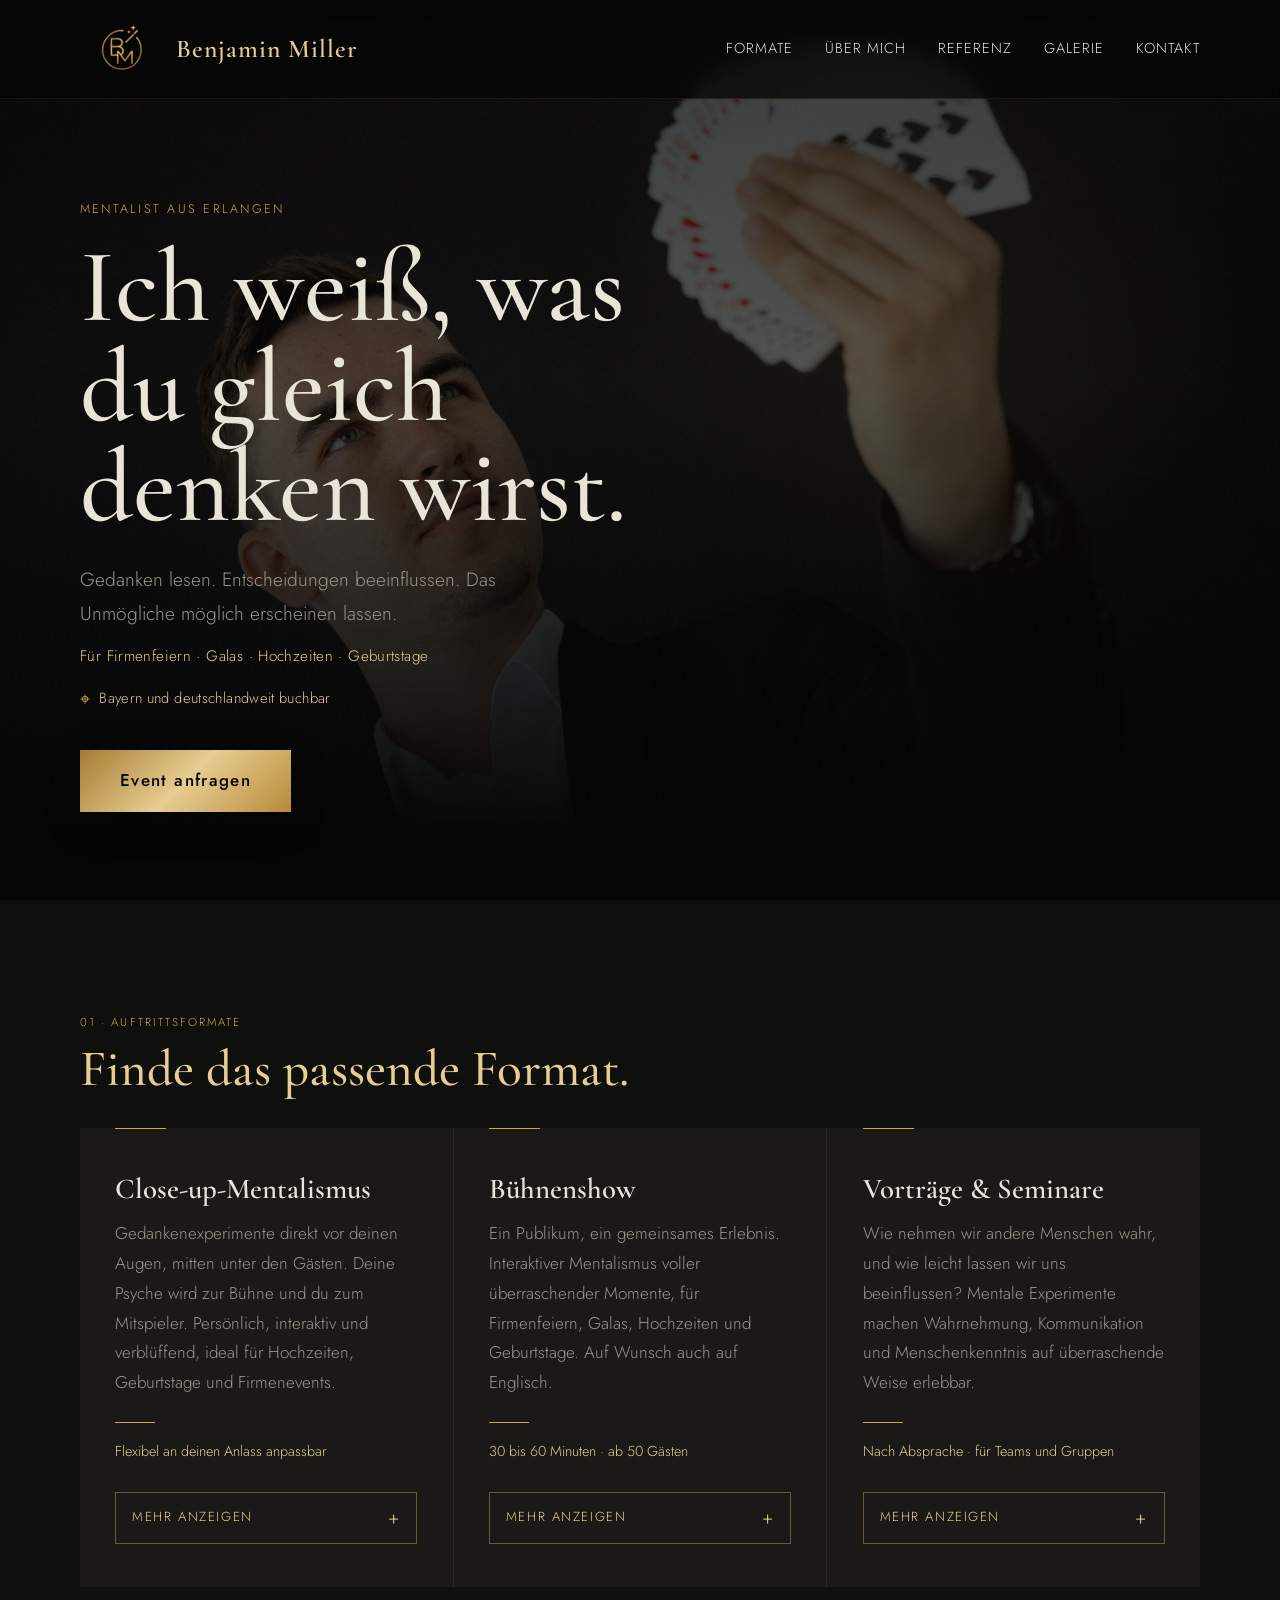
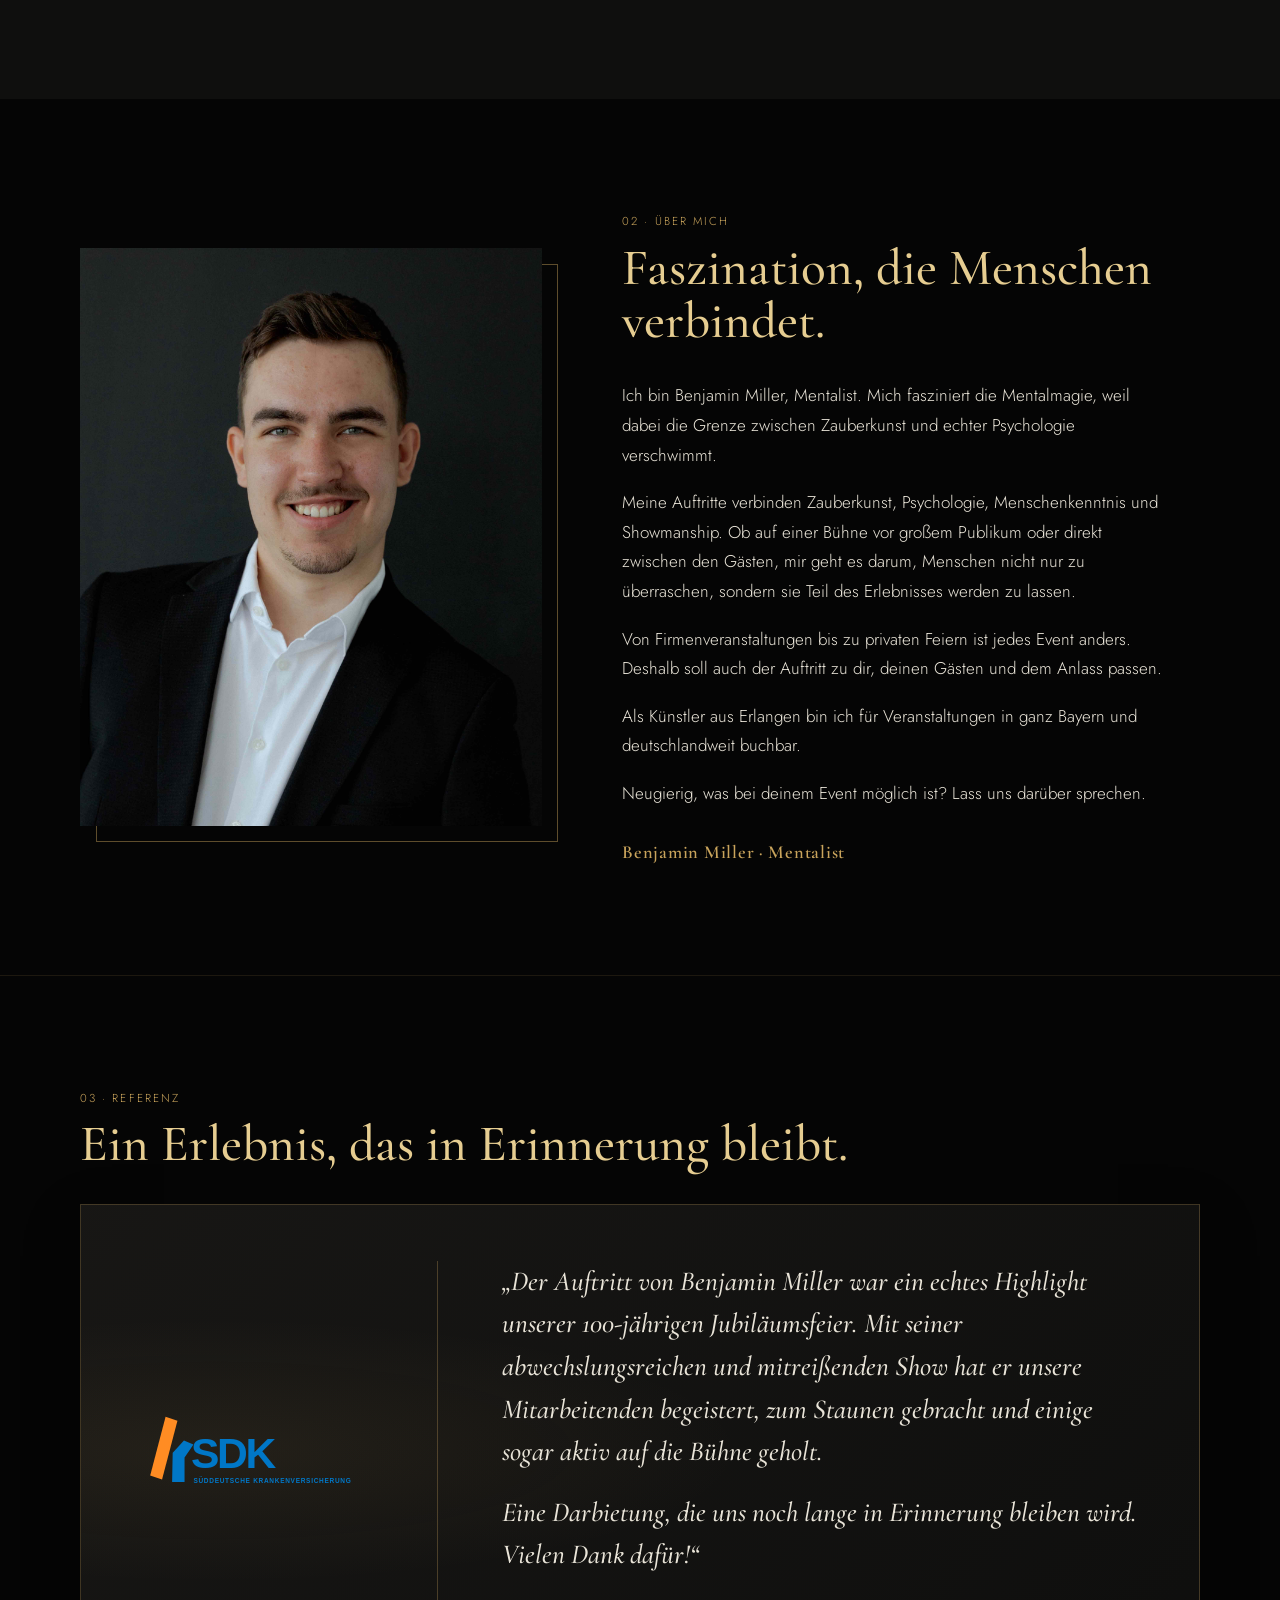
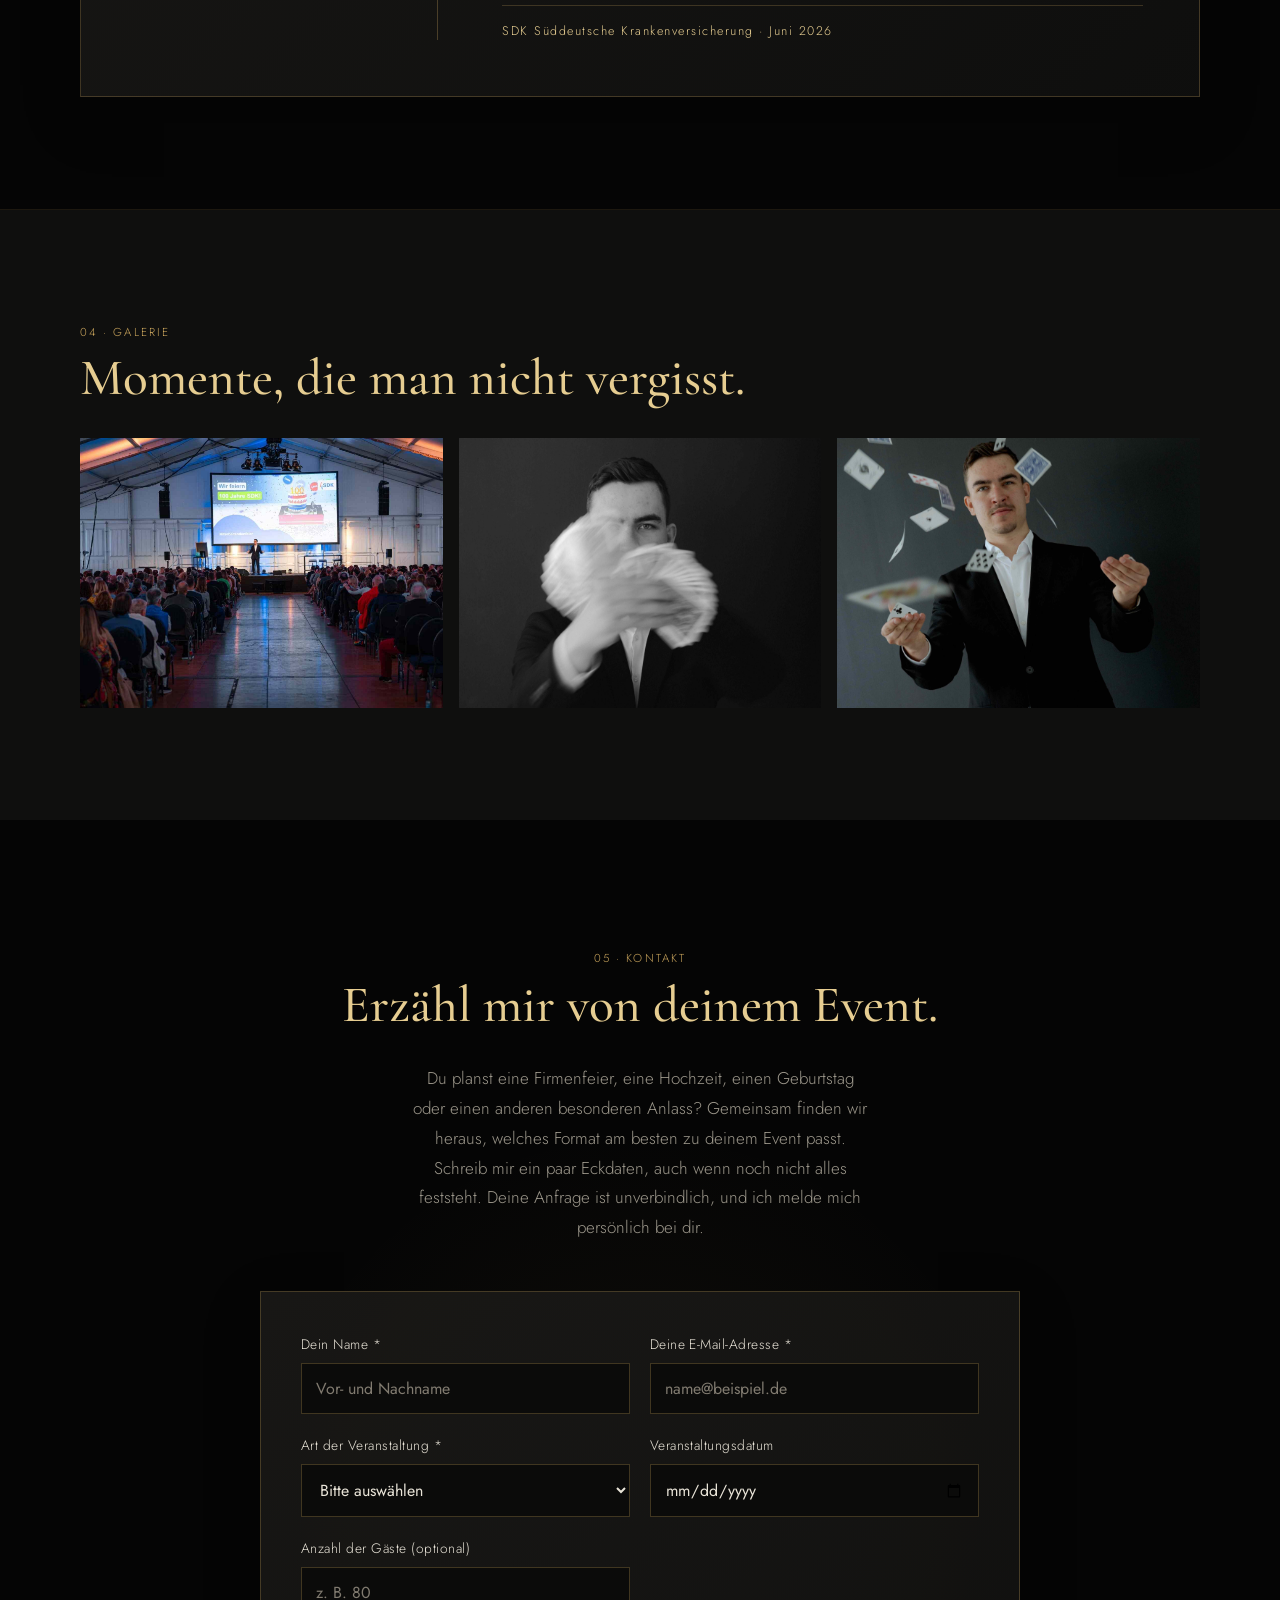
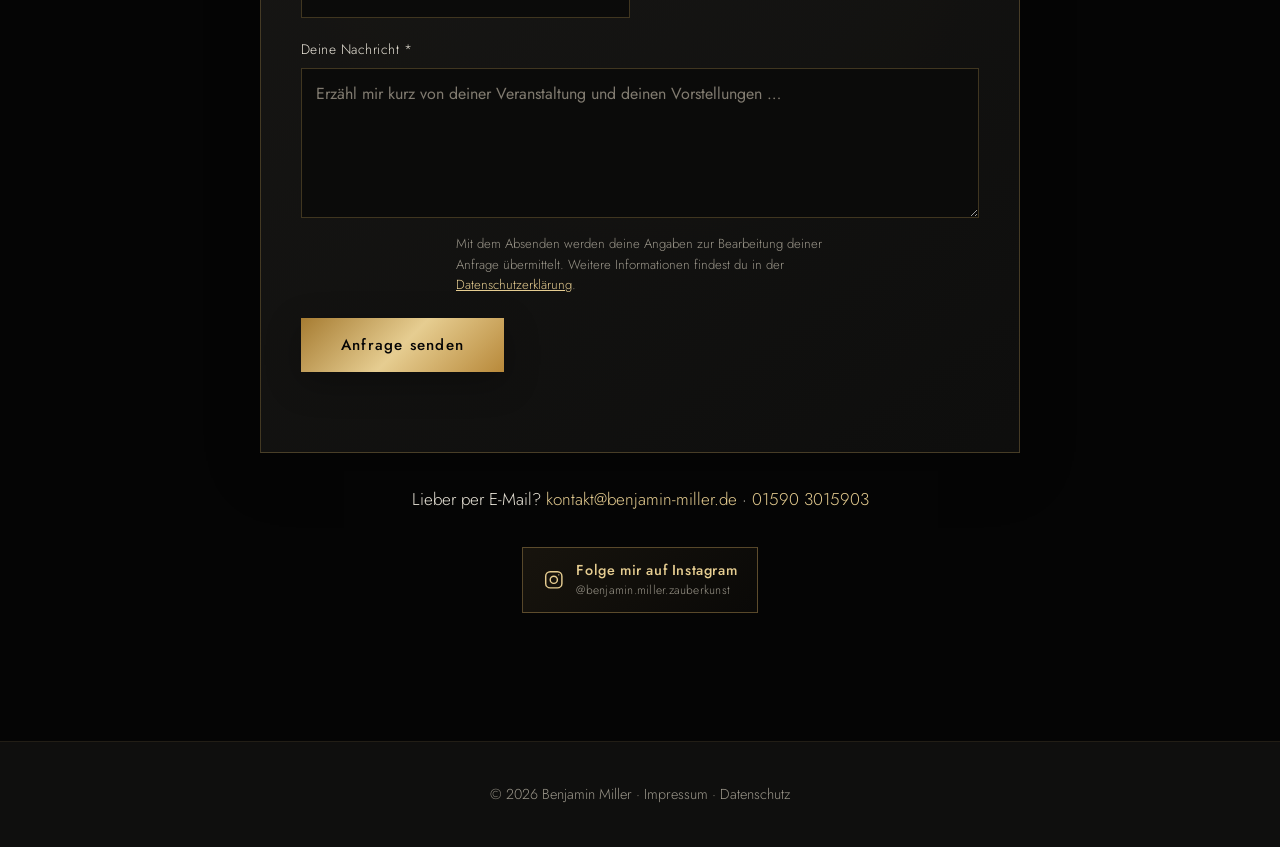
<file: index.html>
<!DOCTYPE html>
<html lang="de">
<head>
<meta charset="utf-8">
<meta name="viewport" content="width=device-width, initial-scale=1">
<title>Benjamin Miller | Mentalismus für Events und Shows</title>
<meta name="description" content="Moderner Mentalismus für Firmenveranstaltungen, Hochzeiten, Geburtstage und besondere Feiern. Interaktiv, überraschend und persönlich mit Benjamin Miller.">
<link rel="icon" type="image/png" href="/bilder/logo-original.png">
<link rel="shortcut icon" type="image/png" href="/bilder/logo-original.png">
<link rel="preconnect" href="https://fonts.googleapis.com">
<link rel="preconnect" href="https://fonts.gstatic.com" crossorigin>
<link href="https://fonts.googleapis.com/css2?family=Cormorant+Garamond:wght@500;600&family=Jost:wght@300;400;500&display=swap" rel="stylesheet">
<style>
  :root {
    --black:#050505; --coal:#0f0f0e; --graphite:#1a1917;
    --gold:#c9a45c; --gold-light:#e6cd91; --text:#e9e4d8; --muted:#9b968a;
    --serif:"Cormorant Garamond",Georgia,"Times New Roman",serif;
    --sans:"Jost",system-ui,-apple-system,"Segoe UI",sans-serif;
    --gold-gradient:linear-gradient(135deg,#a67c32,#e6cd91 50%,#b8893a);
  }
  *{box-sizing:border-box;margin:0}
  html{scroll-behavior:smooth;scroll-padding-top:5rem}
  body{background:var(--black);color:var(--text);font:300 1.0625rem/1.75 var(--sans);-webkit-font-smoothing:antialiased}
  a{color:inherit}:focus-visible{outline:2px solid var(--gold);outline-offset:4px}
  .wrap{width:min(1120px,100% - 3rem);margin-inline:auto}
  img{display:block;width:100%;height:100%;object-fit:cover;border:0}
  header{position:fixed;inset:0 0 auto 0;z-index:10;background:rgba(5,5,5,.72);backdrop-filter:blur(12px);-webkit-backdrop-filter:blur(12px);border-bottom:1px solid rgba(201,164,92,.10);transition:background .25s,border-color .25s}
  header .wrap{display:flex;justify-content:space-between;align-items:center;padding-block:.45rem;gap:1rem}
  .logo{display:inline-flex;align-items:center;gap:.8rem;font:600 1.6rem var(--serif);text-decoration:none;letter-spacing:.04em;color:var(--gold-light);white-space:nowrap}
  .logo img{width:5.2rem;height:5.2rem;flex:none;object-fit:contain}
  .logo span{display:block}
  @media(max-width:620px){.logo{gap:.55rem}.logo img{width:4rem;height:4rem}.logo span{font-size:1.25rem}}
  nav{display:flex;gap:2rem;font-size:.9rem;letter-spacing:.07em;text-transform:uppercase}
  nav a{position:relative;text-decoration:none;color:var(--text);transition:color .25s,opacity .25s,transform .25s ease; padding-block:.2rem}
  nav a::after{content:"";position:absolute;left:0;right:0;bottom:-.35rem;height:1px;background:var(--gold-gradient);transform:scaleX(0);transform-origin:center;transition:transform .28s cubic-bezier(.2,.7,.2,1)}
  nav a:hover{color:var(--gold-light);transform:translateY(-2px)}
  nav a:hover::after,nav a:focus-visible::after{transform:scaleX(1)}
  @media(prefers-reduced-motion:reduce){nav a,nav a::after{transition:none}}
  .menu-toggle{display:none;border:0;background:none;color:var(--gold-light);padding:.5rem;cursor:pointer}
  .menu-toggle span{display:block;width:1.35rem;height:1px;background:currentColor;margin:.28rem 0;transition:transform .25s,opacity .2s}
  .reveal{opacity:0;transform:translateY(18px);transition:opacity .7s ease,transform .7s cubic-bezier(.2,.7,.2,1)}
  .reveal.visible{opacity:1;transform:none}
  .format{transition:transform .35s ease,background .3s,box-shadow .35s}
  .format::after{content:"";position:absolute;inset:auto 2.2rem 0;height:1px;background:linear-gradient(90deg,transparent,var(--gold),transparent);transform:scaleX(0);transform-origin:center;transition:transform .45s ease}
  .format:hover::after{transform:scaleX(1)}
  .sdk-brand img{transition:transform .5s ease,filter .5s ease}
  .sdk-brand img:hover{transform:translateY(-2px);filter:brightness(1.12)}
  header.scrolled{background:rgba(5,5,5,.9);border-bottom-color:rgba(201,164,92,.2)}
  body.menu-open{overflow:hidden}
  .hero{position:relative;min-height:100svh;display:flex;align-items:flex-end;background:var(--coal);overflow:hidden}
  .hero>img{position:absolute;inset:0;opacity:.58;transform:scale(1.015);transition:transform 1.2s ease}
  .hero::before{content:"";position:absolute;inset:0;background:radial-gradient(circle at 72% 36%,rgba(201,164,92,.08),transparent 30%);z-index:1}
  .hero::after{content:"";position:absolute;inset:0;background:linear-gradient(to top,var(--black) 7%,rgba(5,5,5,.28) 58%,rgba(5,5,5,.48));z-index:1}
  .hero .wrap{position:relative;z-index:2;padding-block:8rem 5.5rem}
  h1{font:500 clamp(2.8rem,8.5vw,6.5rem)/.96 var(--serif);max-width:13ch;animation:rise 1.3s cubic-bezier(.2,.7,.2,1) both}
  .lead{max-width:44ch;margin-top:1.6rem;font-size:1.2rem;color:var(--muted);animation:rise 1.3s .2s cubic-bezier(.2,.7,.2,1) both}
  .hero .btn{animation:rise 1.3s .4s cubic-bezier(.2,.7,.2,1) both}
  .hero-description{max-width:55ch;margin-top:1.25rem;color:var(--text);font-size:1.05rem;line-height:1.75;animation:rise 1.3s .3s cubic-bezier(.2,.7,.2,1) both}
  .hero-location{margin-bottom:1.1rem;color:var(--gold);font-size:.78rem;letter-spacing:.18em;text-transform:uppercase;animation:rise 1.3s .05s cubic-bezier(.2,.7,.2,1) both}
  .hero-audiences{margin-top:.8rem;color:var(--gold-light);font-size:.95rem;letter-spacing:.025em;animation:rise 1.3s .35s cubic-bezier(.2,.7,.2,1) both}
  .hero-region{display:flex;align-items:center;gap:.55rem;margin-top:.8rem;color:var(--gold-light);font-size:.92rem;letter-spacing:.025em;animation:rise 1.3s .4s cubic-bezier(.2,.7,.2,1) both}
  .hero-region span{font-size:1.15rem;color:var(--gold)}
  .format-cta{margin-top:1.8rem;font-size:.82rem;letter-spacing:.035em;text-align:center}
  @media(max-width:620px){.hero-description{font-size:.98rem;line-height:1.7}.hero-audiences{font-size:.88rem}}
  @keyframes rise{from{opacity:0;transform:translateY(18px)}to{opacity:1;transform:none}}
  @media(prefers-reduced-motion:reduce){h1,.lead,.hero .btn,.reveal{animation:none;transition:none}.hero>img{transform:none}html{scroll-behavior:auto}}
  .btn{display:inline-block;margin-top:2.2rem;padding:1rem 2.5rem;background:var(--gold-gradient);color:var(--black);font-weight:500;letter-spacing:.08em;text-decoration:none;box-shadow:0 10px 35px rgba(0,0,0,.28);transition:transform .25s,filter .25s,box-shadow .25s}
  .btn:hover{filter:brightness(1.08);transform:translateY(-2px);box-shadow:0 14px 40px rgba(0,0,0,.38)}
  section{padding-block:7rem}
  h2{font:500 clamp(2rem,4.5vw,3.2rem)/1.05 var(--serif);margin-bottom:2rem;color:var(--gold-light)}
  .section-kicker{margin-bottom:.65rem;color:var(--gold);font-size:.72rem;letter-spacing:.18em;text-transform:uppercase}
  p+p{margin-top:1.1rem}
  .formats{background:var(--coal)}
  .format-list{display:grid;grid-template-columns:repeat(3,1fr);gap:1px;background:rgba(201,164,92,.16)}
  .format{position:relative;background:var(--graphite);padding:2.7rem 2.2rem;min-height:290px;overflow:hidden;transition:transform .35s ease,background .3s,box-shadow .35s}
  .format::before{content:"";position:absolute;left:2.2rem;top:0;width:3.2rem;height:1px;background:var(--gold)}
  .format:hover{transform:translateY(-5px);background:#211f1c}
  .format h3{font:600 1.8rem var(--serif);margin-bottom:.8rem}
  .format-intro p{color:var(--muted)}
  .format-intro .facts{margin-top:1.5rem}
  .format-more{margin-top:1.7rem}
  .format:has(.format-more[open]) .format-intro{display:none}
  .format:has(.format-more[open]) .format-more{margin-top:0}
  .format-details{grid-template-columns:minmax(240px,.72fr) minmax(0,1.5fr);column-gap:clamp(1.5rem,3.5vw,3rem);align-items:start}
  .format-copy{min-width:0;max-width:70ch}
  .format-copy p{margin-top:0;line-height:1.85}
  .format-copy p+p{margin-top:1.15rem}
  .format-copy ul{margin:1.5rem 0 0;padding-left:1.2rem;line-height:1.8}
  .format-copy .placeholder-note{margin-top:1.5rem}
  .format-details img{width:100%;height:auto;aspect-ratio:4/5;min-height:0;max-height:680px;object-fit:cover;position:sticky;top:7rem}
  .format-more summary{display:flex;align-items:center;justify-content:space-between;gap:1rem;list-style:none;cursor:pointer;padding:.85rem 1rem;border:1px solid rgba(201,164,92,.45);color:var(--gold-light);font-size:.82rem;letter-spacing:.12em;text-transform:uppercase;transition:background .25s,border-color .25s,color .25s}
  .format-more summary::-webkit-details-marker{display:none}
  .format-more summary .summary-label::before{content:"Mehr anzeigen"}
  .format-more[open] summary .summary-label::before{content:"Weniger anzeigen"}
  .format-more summary .summary-label{font-size:0}
  .format-more summary .summary-label::before{font-size:.82rem}
  .format-more summary::after{content:"+";font-size:1.2rem;line-height:1;transition:transform .25s ease}
  .format-more[open] summary::after{transform:rotate(45deg)}
  .format-more summary:hover{background:rgba(201,164,92,.08);border-color:var(--gold);color:#fff}
  .format-list:has(.format-more[open]){display:block;background:transparent}
  .format-list:has(.format-more[open])>.format:not(:has(.format-more[open])){display:none}
  .format:has(.format-more[open]){width:100%;min-height:0;z-index:2;background:#211f1c;box-shadow:0 22px 60px rgba(0,0,0,.32);padding:clamp(2rem,4vw,3.25rem);transform-origin:top center;animation:formatExpand .22s cubic-bezier(.2,.7,.2,1) both}
  .format.is-closing{animation:formatCollapse .2s cubic-bezier(.4,0,.8,.3) both;pointer-events:none}
  .format-more.is-closing .format-details{animation:detailsOut .16s ease-in both}
  .format-more.is-closing .format-details img{animation:detailImageOut .16s ease-in both}
  .format-more.is-closing .format-copy{animation:detailTextOut .15s ease-in both}
  @keyframes formatExpand{0%{opacity:0;transform:translateY(8px) scale(.99);box-shadow:0 0 0 rgba(0,0,0,0);filter:brightness(.96)}100%{opacity:1;transform:translateY(0) scale(1);box-shadow:0 22px 60px rgba(0,0,0,.32);filter:brightness(1)}}
  @keyframes formatCollapse{0%{opacity:1;transform:translateY(0) scale(1);box-shadow:0 22px 60px rgba(0,0,0,.32)}100%{opacity:0;transform:translateY(12px) scale(.985);box-shadow:0 0 0 rgba(0,0,0,0)}}
  .format-details{display:grid;grid-template-columns:minmax(240px,.72fr) minmax(0,1.5fr);column-gap:clamp(1.5rem,3.5vw,3rem);align-items:start;margin-top:1.5rem;padding-top:1.5rem;border-top:1px solid rgba(201,164,92,.2);animation:detailsIn .22s .02s cubic-bezier(.2,.7,.2,1) both}
  .format-details img{animation:detailImageIn .24s .03s cubic-bezier(.2,.7,.2,1) both}
  .format-details p,.format-details ul{animation:detailTextIn .2s .04s cubic-bezier(.2,.7,.2,1) both}
  @keyframes detailsIn{from{opacity:0;transform:translateY(18px);clip-path:inset(0 0 8% 0)}to{opacity:1;transform:translateY(0);clip-path:inset(0)}}
  @keyframes detailImageIn{from{opacity:0;transform:translateY(10px) scale(.985)}to{opacity:1;transform:translateY(0) scale(1)}}
  @keyframes detailTextIn{from{opacity:0;transform:translateY(12px)}to{opacity:1;transform:translateY(0)}}
  @keyframes detailsOut{to{opacity:0;transform:translateY(12px);clip-path:inset(0 0 10% 0)}}
  @keyframes detailImageOut{to{opacity:0;transform:translateY(8px) scale(.985)}}
  @keyframes detailTextOut{to{opacity:0;transform:translateY(6px)}}
  .format-details img{grid-column:1;grid-row:1;object-fit:cover;margin:0;border:1px solid rgba(201,164,92,.24);box-shadow:0 12px 35px rgba(0,0,0,.22)}
  .format-details img[src*="Vortrg.jpg"]{object-position:center 20%}
  .format-copy{grid-column:2}
  .format-copy p{font-size:1rem;color:var(--muted)}
  .format-copy ul{color:var(--muted);font-size:.95rem}
  .format-copy li+li{margin-top:.5rem}
  .format-copy .placeholder-note{color:var(--gold);font-size:.72rem;letter-spacing:.08em;text-transform:uppercase}
  @media(max-width:800px){.format-list:has(.format-more[open]){display:block}.format:has(.format-more[open]){width:100%}.format-details{grid-template-columns:minmax(0,1fr);row-gap:1.5rem}.format-details img{grid-column:1;grid-row:auto;aspect-ratio:16/9;min-height:0;max-height:420px;position:static}.format-copy{grid-column:1;max-width:none}}
  @media(prefers-reduced-motion:reduce){.format:has(.format-more[open]),.format.is-closing,.format-details,.format-details img,.format-copy,.format-copy p,.format-copy ul{animation:none!important}}
  .facts{margin-top:1.5rem;padding-top:1.1rem;background:linear-gradient(var(--gold),var(--gold)) top left/2.5rem 1px no-repeat;font-size:.9rem;color:var(--gold-light)!important}
  .about{display:grid;grid-template-columns:1fr 1.25fr;gap:5rem;align-items:center}
  .portrait{position:relative;aspect-ratio:4/5;background:var(--graphite);overflow:visible}
  .portrait::after{content:"";position:absolute;inset:1rem -1rem -1rem 1rem;border:1px solid rgba(201,164,92,.45);z-index:-1}
  .portrait img{overflow:hidden}
  .about-copy{max-width:54ch}
  .about-copy .signature{margin-top:2rem;color:var(--gold);font:600 1.15rem var(--serif);letter-spacing:.04em}
  .dates{background:var(--coal)}
  .date-row{display:grid;grid-template-columns:11rem 1fr auto;gap:1.5rem;align-items:baseline;padding-block:1.4rem;border-bottom:1px solid rgba(201,164,92,.25)}
  .date-row:first-of-type{border-top:1px solid rgba(201,164,92,.25)}
  .date-row time{font:600 1.35rem var(--serif);color:var(--gold-light)}
  .date-row span{color:var(--muted)} .date-row a{color:var(--gold);text-decoration:none}
  .date-row a:hover{color:var(--gold-light)}
  .references{background:var(--black);border-top:1px solid rgba(201,164,92,.12);border-bottom:1px solid rgba(201,164,92,.12)}
  .sdk-reference{display:grid;grid-template-columns:minmax(260px,.8fr) 1.7fr;gap:clamp(2.25rem,5vw,4.5rem);align-items:stretch;padding:clamp(2.25rem,5vw,3.5rem);border:1px solid rgba(201,164,92,.26);background:radial-gradient(ellipse at 12% 50%,rgba(201,164,92,.08),transparent 38%),linear-gradient(135deg,rgba(26,25,23,.9),rgba(15,15,14,.96));box-shadow:0 20px 55px rgba(0,0,0,.24)}
  .sdk-brand{display:flex;flex-direction:column;justify-content:center;align-items:center;padding-right:clamp(2rem,4vw,3.5rem);border-right:1px solid rgba(201,164,92,.3)}
  .sdk-brand img{width:min(360px,100%);height:auto;object-fit:contain;filter:brightness(1.08)}
  .sdk-brand span{font-size:.75rem;letter-spacing:.12em;text-transform:uppercase;color:var(--muted)}
  .sdk-brand strong{font:600 1.35rem var(--serif);color:var(--gold-light)}
  .sdk-quote{display:flex;align-items:center;min-width:0}
  .sdk-quote blockquote{padding:0;font-size:clamp(1.35rem,2.15vw,1.8rem);line-height:1.55;color:var(--text)}
  .sdk-quote blockquote::before{display:none}
  .sdk-quote blockquote p{font-style:italic}
  .sdk-quote blockquote p em{font-style:italic}
  .sdk-quote blockquote footer{margin-top:1.75rem;padding-top:1rem;border-top:1px solid rgba(201,164,92,.24);font-size:.78rem;letter-spacing:.12em;text-transform:none;color:var(--gold-light)}
  blockquote{position:relative;padding-left:1.8rem;font:500 1.45rem/1.45 var(--serif)}
  blockquote::before{content:"“";position:absolute;left:0;top:-.25rem;color:var(--gold);font:600 2.2rem var(--serif)}
  blockquote footer{margin-top:1rem;font:300 .95rem var(--sans);color:var(--muted)}
  .gallery{background:var(--coal)}
  .gallery-grid{display:grid;grid-template-columns:repeat(3,minmax(0,1fr));grid-auto-rows:clamp(180px,22vw,270px);gap:1rem}
  .shot{position:relative;background:var(--graphite);overflow:hidden;min-width:0}
  .shot img{width:100%;height:100%;object-fit:cover;object-position:center}
  .shot img[src*="galerie5.jpg"]{object-position:center 65%}
  .shot::after{content:"";position:absolute;inset:0;background:linear-gradient(to top,rgba(5,5,5,.28),transparent 45%);opacity:0;transition:opacity .35s}
  .shot img{transition:transform .6s ease}
  .shot:hover img{transform:scale(1.04)}
  .shot:hover::after{opacity:1}

  .contact-form{max-width:760px;margin:3rem auto 0;text-align:left;padding:clamp(1.25rem,4vw,2.5rem);border:1px solid rgba(201,164,92,.28);background:linear-gradient(145deg,rgba(26,25,23,.92),rgba(15,15,14,.92));box-shadow:0 18px 55px rgba(0,0,0,.2)}
  .contact-form-grid{display:grid;grid-template-columns:repeat(2,minmax(0,1fr));gap:1.2rem}
  .contact-field{display:flex;flex-direction:column;gap:.45rem;min-width:0}
  .contact-field.full{grid-column:1/-1}
  .contact-field label{font-size:.86rem;letter-spacing:.035em;color:var(--text)}
  .contact-field input,.contact-field select,.contact-field textarea{width:100%;min-height:3.1rem;padding:.8rem .9rem;border:1px solid rgba(201,164,92,.28);border-radius:0;background:#0b0b0a;color:var(--text);font:400 1rem var(--sans)}
  .contact-field textarea{min-height:150px;resize:vertical}
  .contact-field input::placeholder,.contact-field textarea::placeholder{color:#817b70}
  .contact-field input:focus,.contact-field select:focus,.contact-field textarea:focus{outline:2px solid var(--gold);outline-offset:2px;border-color:var(--gold)}
  .contact-form .btn{border:0;cursor:pointer;font:500 .95rem var(--sans);margin-top:1.4rem}
  .contact-form-note{font-size:.82rem;color:var(--muted);line-height:1.55;margin-top:1rem}
  .contact-form-note a{color:var(--gold-light)}
  .contact-status{min-height:1.5rem;margin-top:1rem;font-size:.95rem;color:var(--gold-light)}
  .contact-status.error{color:#f0a39a}
  .contact-status.success{position:relative;isolation:isolate;overflow:hidden;min-height:0;margin:1.5rem 0 0;padding:clamp(1.5rem,4vw,2.8rem) 1.25rem;text-align:center;border:1px solid rgba(230,205,145,.75);background:radial-gradient(ellipse at 50% 0%,rgba(201,164,92,.2),transparent 68%),linear-gradient(145deg,rgba(201,164,92,.10),rgba(15,15,14,.96));box-shadow:0 0 0 1px rgba(201,164,92,.08),0 18px 55px rgba(0,0,0,.35);animation:successCardIn .75s cubic-bezier(.16,1,.3,1) both}
  .contact-status.success .success-mark{display:grid;place-items:center;width:clamp(4.5rem,12vw,6.5rem);aspect-ratio:1;margin:0 auto 1.1rem;border-radius:50%;border:1px solid var(--gold-light);background:linear-gradient(145deg,#e6cd91,#b8893a);color:#080807;box-shadow:0 0 0 8px rgba(201,164,92,.08),0 0 48px rgba(201,164,92,.28);animation:successMarkIn .75s .12s cubic-bezier(.16,1,.3,1) both}
  .contact-status.success .success-mark svg{width:52%;height:52%;stroke-dasharray:45;stroke-dashoffset:45;animation:successCheck .55s .65s ease forwards}
  .contact-status.success strong{display:block;font:600 clamp(1.8rem,5vw,2.8rem)/1.05 var(--serif);color:var(--gold-light);margin-bottom:.75rem}
  .contact-status.success .success-copy{max-width:36rem;margin:0 auto;color:var(--text);font-size:1.02rem;line-height:1.65}
  .contact-status.success .success-small{display:block;margin-top:1rem;color:var(--muted);font-size:.85rem}
  .success-spark{position:absolute;z-index:-1;top:12%;left:50%;width:7px;height:7px;border-radius:2px;background:var(--gold-light);opacity:0;animation:successSpark 1.25s ease-out var(--delay,0s) both}
  .success-spark:nth-of-type(1){--x:-125px;--y:-65px;--r:35deg;--delay:.05s}
  .success-spark:nth-of-type(2){--x:135px;--y:-55px;--r:80deg;--delay:.12s}
  .success-spark:nth-of-type(3){--x:-180px;--y:35px;--r:10deg;--delay:.18s}
  .success-spark:nth-of-type(4){--x:175px;--y:45px;--r:60deg;--delay:.08s}
  .success-spark:nth-of-type(5){--x:-75px;--y:100px;--r:20deg;--delay:.22s}
  .success-spark:nth-of-type(6){--x:85px;--y:95px;--r:70deg;--delay:.16s}
  @keyframes successCardIn{from{opacity:0;transform:translateY(22px) scale(.97);filter:blur(5px)}to{opacity:1;transform:none;filter:none}}
  @keyframes successMarkIn{0%{opacity:0;transform:scale(.25) rotate(-30deg)}70%{transform:scale(1.12) rotate(5deg)}100%{opacity:1;transform:scale(1) rotate(0)}}
  @keyframes successCheck{to{stroke-dashoffset:0}}
  @keyframes successSpark{0%{opacity:0;transform:translate(0,0) rotate(0) scale(.3)}18%{opacity:1}100%{opacity:0;transform:translate(var(--x),var(--y)) rotate(var(--r)) scale(1.3)}}
  @media(prefers-reduced-motion:reduce){.contact-status.success,.contact-status.success .success-mark,.contact-status.success .success-mark svg,.success-spark{animation:none!important}.contact-status.success .success-mark svg{stroke-dashoffset:0}}
  .contact-honeypot{position:absolute!important;left:-10000px!important;width:1px!important;height:1px!important;overflow:hidden!important}
  @media(max-width:620px){.contact-form-grid{grid-template-columns:1fr;gap:1rem}.contact-field.full{grid-column:auto}.contact-form{padding:1.15rem}.contact-form .btn{width:100%;text-align:center}}

  .contact{text-align:center;padding-block:8rem;background:radial-gradient(circle at 50% 45%,rgba(201,164,92,.055),transparent 36%)}
  .contact p{max-width:46ch;margin-inline:auto;color:var(--muted)}
  .contact .direct{margin-top:2rem;color:var(--text)}
  .contact .direct a{text-decoration:none;color:var(--gold-light)}
  .contact .direct a:hover{color:var(--gold)}
  .instagram-link{display:inline-flex;align-items:center;justify-content:center;gap:.75rem;margin-top:2rem;padding:.85rem 1.25rem;border:1px solid rgba(201,164,92,.4);background:linear-gradient(135deg,rgba(201,164,92,.09),rgba(201,164,92,.025));color:var(--gold-light);text-decoration:none;letter-spacing:.035em;transition:transform .28s cubic-bezier(.2,.7,.2,1),border-color .28s,background .28s,box-shadow .28s}
  .instagram-link:hover{transform:translateY(-3px);border-color:var(--gold);background:rgba(201,164,92,.12);box-shadow:0 10px 28px rgba(0,0,0,.22)}
  .instagram-link svg{width:1.35rem;height:1.35rem;flex:none}
  .instagram-link span{display:flex;flex-direction:column;align-items:flex-start;line-height:1.3}
  .instagram-link strong{font-size:.9rem;font-weight:500}
  .instagram-link small{margin-top:.2rem;color:var(--muted);font-size:.75rem;letter-spacing:.02em}
  @media(max-width:620px){.instagram-link{margin-top:1.5rem;max-width:100%;padding:.8rem 1rem}.instagram-link strong{font-size:.85rem}}
  footer.site{padding-block:2.5rem;text-align:center;color:var(--muted);font-size:.9rem;background:var(--coal);border-top:1px solid rgba(201,164,92,.10)}
  footer.site a{text-decoration:none} footer.site a:hover{color:var(--gold)}
  @media(max-width:800px){
    section{padding-block:4.5rem}
    .about{grid-template-columns:1fr;gap:3rem}
    .portrait{width:min(100%,520px)}
    .format-list{grid-template-columns:1fr}
    .sdk-reference{grid-template-columns:1fr;gap:2rem;padding:clamp(1.5rem,6vw,2.5rem)}
    .sdk-brand{padding:0 0 1.75rem;border-right:0;border-bottom:1px solid rgba(201,164,92,.3)}
    .sdk-brand img{width:min(320px,88vw)}
    .format{min-height:0}
    .date-row{grid-template-columns:1fr;gap:.3rem}
    .gallery-grid{grid-template-columns:repeat(2,minmax(0,1fr));grid-auto-rows:clamp(145px,30vw,220px);gap:.75rem}
    .shot,.shot:first-child{grid-row:auto;aspect-ratio:auto}
  }
  @media(max-width:620px){
    section{padding-block:4rem}
    .about{gap:2.25rem}
    .wrap{width:min(100% - 2rem,1120px)}
    header .wrap{padding-block:.25rem}
    .logo{font-size:1.45rem}
    .menu-toggle{position:relative;display:grid;place-content:center;order:2;width:48px;height:48px;min-width:48px;min-height:48px}
    .menu-toggle span{position:absolute;left:calc(50% - .675rem);top:50%;margin:0;transform:translateY(-50%);transform-origin:center;width:1.35rem;height:1px}
    .menu-toggle span:nth-child(1){transform:translateY(calc(-50% - .38rem))}
    .menu-toggle span:nth-child(2){transform:translateY(-50%)}
    .menu-toggle span:nth-child(3){transform:translateY(calc(-50% + .38rem))}
    nav{position:absolute;top:100%;left:0;right:0;display:flex;flex-direction:column;gap:0;padding:.55rem 1rem 1rem;background:rgba(5,5,5,.97);border-bottom:1px solid rgba(201,164,92,.18);box-shadow:0 18px 35px rgba(0,0,0,.35);opacity:0;visibility:hidden;transform:translateY(-8px);transition:opacity .25s ease,transform .25s ease,visibility .25s}
    nav a{display:flex;align-items:center;min-height:48px;padding:.72rem .25rem;font-size:.76rem;letter-spacing:.12em;border-bottom:1px solid rgba(201,164,92,.08)}
    nav a:last-child{border-bottom:0}
    header.menu-open nav{opacity:1;visibility:visible;transform:none}
    header.menu-open .menu-toggle span:nth-child(1){transform:translateY(-50%) rotate(45deg)}
    header.menu-open .menu-toggle span:nth-child(2){opacity:0}
    header.menu-open .menu-toggle span:nth-child(3){transform:translateY(-50%) rotate(-45deg)}
    .hero .wrap{padding-block:7rem 4rem}
    h1{font-size:clamp(2.75rem,14vw,4.5rem);max-width:11ch}
    .lead{font-size:1.05rem;font-weight:400;line-height:1.7}
    .btn{min-height:48px;padding:.9rem 1.8rem;display:inline-flex;align-items:center;justify-content:center;line-height:1.4}
    .format{padding:1.8rem 1.25rem}
    .format h3{font-size:1.7rem}
    .format p,.format-copy p,.format-copy ul{color:var(--text);line-height:1.85}
    .format-copy li+li{margin-top:.5rem}
    .format-cta{font-size:.9rem;line-height:1.45}
    .facts{margin-top:1.25rem}
    .sdk-reference{gap:1.5rem}
    .sdk-brand img{width:min(280px,82vw)}
    .sdk-quote blockquote{font-size:1.25rem;line-height:1.55}
    .gallery-grid{gap:.6rem;grid-auto-rows:clamp(125px,42vw,190px)}
    .shot,.shot:first-child{aspect-ratio:auto}
    .contact{padding-block:5rem}
    .contact p,.date-row span,.contact-form-note,.instagram-link small,footer.site{font-weight:400}
    .contact-form-note{font-size:.9rem;line-height:1.65}
    .instagram-link small{font-size:.8rem}
    .contact .direct{line-height:2}
  }
  
  /* Format details: full-width expansion, responsive image/text balance and accessible controls. */
  .format-more summary{min-height:48px;position:relative}
  .format-more summary:focus-visible{outline:2px solid var(--gold-light);outline-offset:4px}
  .format-list:has(>.format:has(.format-more[open])){display:block}
  .format-list:has(>.format:has(.format-more[open]))>.format:not(:has(.format-more[open])){display:none}
  .format:has(>.format-more[open]){width:100%;min-height:0;transform:none;overflow:visible}
  .format:has(>.format-more[open]):hover{transform:none}
  .format:has(>.format-more[open])::before{left:clamp(1.5rem,3.5vw,3.25rem);width:4rem}
  .format-details{grid-template-columns:minmax(0,.85fr) minmax(0,1.15fr);gap:clamp(1.5rem,3.5vw,3rem);align-items:start}
  .format-details img{grid-column:1;grid-row:1;width:100%;height:auto;aspect-ratio:4/5;max-height:680px;object-fit:cover;position:sticky;top:7rem}
  .format-copy{grid-column:2;max-width:70ch;min-width:0}
  .format-more summary{transition:background .2s,border-color .2s,color .2s}
  .format-more summary::after{transition:transform .2s ease}
  @media(max-width:800px){
    .format-details{grid-template-columns:minmax(0,1fr);gap:1.35rem}
    .format-details img{grid-column:1;grid-row:auto;position:static;width:100%;height:auto;aspect-ratio:16/9;max-height:420px}
    .format-copy{grid-column:1;max-width:none}
  }
  @media(max-width:620px){
    .format:has(>.format-more[open]){padding:1.5rem 1.1rem}
    .format:has(>.format-more[open]) h3{font-size:1.65rem}
    .format-details{margin-top:1.1rem;padding-top:1.1rem;row-gap:1.1rem}
    .format-details img{aspect-ratio:16/10;max-height:320px}
    .format-more summary{padding:.85rem .9rem;letter-spacing:.08em}
    .format-more summary .summary-label::before{font-size:.8rem}
    .format-copy p,.format-copy ul{font-size:1rem;line-height:1.8}
    .format-copy ul{padding-left:1.25rem}
    .format-copy .btn{display:flex;align-items:center;justify-content:center;min-height:48px;width:100%;text-align:center}
  }
  @media(prefers-reduced-motion:reduce){
    .format,.format::after,.format-more summary,.format-more summary::after{transition:none!important}
    .format:has(.format-more[open]),.format.is-closing,.format-more.is-closing .format-details,
    .format-more.is-closing .format-details img,.format-more.is-closing .format-copy,
    .format-details,.format-details img,.format-copy,.format-copy p,.format-copy ul{animation:none!important}
  }

</style>
</head>
<body>
<header>
  <div class="wrap">
    <a class="logo" href="#top" aria-label="Benjamin Miller, Startseite"><img src="/bilder/logo-original.png" alt=""><span>Benjamin Miller</span></a>
    <button class="menu-toggle" type="button" aria-expanded="false" aria-controls="main-nav" aria-label="Menü öffnen"><span></span><span></span><span></span></button>
    <nav id="main-nav" aria-label="Hauptmenü">
      <a href="#formate">Formate</a><a href="#ueber-mich">Über mich</a><a href="#stimmen">Referenz</a><a href="#galerie">Galerie</a><a href="#kontakt">Kontakt</a>
    </nav>
  </div>
</header>
<main id="top">
  <div class="hero">
    <img src="bilder/hero.jpg" alt="" onerror="this.remove()">
    <div class="wrap">
      <p class="hero-location">Mentalist aus Erlangen</p>
      <h1>Ich weiß, was du gleich denken wirst.</h1>
      <p class="lead">Gedanken lesen. Entscheidungen beeinflussen. Das Unmögliche möglich erscheinen lassen.</p>
      <p class="hero-audiences">Für Firmenfeiern · Galas · Hochzeiten · Geburtstage</p>
      <p class="hero-region"><span aria-hidden="true">⌖</span> Bayern und deutschlandweit buchbar</p>
      <a class="btn" href="#kontakt">Event anfragen</a>
    </div>
  </div>

  <section id="formate" class="formats reveal">
    <div class="wrap">
      <div class="section-kicker">01 · Auftrittsformate</div>
      <h2>Finde das passende Format.</h2>
      <div class="format-list">
        <div class="format">
          <h3>Close-up-Mentalismus</h3>
          <div class="format-intro">
            <p>Gedankenexperimente direkt vor deinen Augen, mitten unter den Gästen. Deine Psyche wird zur Bühne und du zum Mitspieler. Persönlich, interaktiv und verblüffend, ideal für Hochzeiten, Geburtstage und Firmenevents.</p>
            <p class="facts">Flexibel an deinen Anlass anpassbar</p>
          </div>
          <details class="format-more">
            <summary><span class="summary-label">Mehr anzeigen</span></summary>
            <div class="format-details">
              <img src="bilder/closup.jpg" alt="Platzhalterbild für Close-up" loading="lazy">
              <div class="format-copy">
                <p>Bei der Close-Up-Mentalmagie findet die Magie hautnah direkt bei deinen Gästen statt. Ich bewege mich zwischen den Gruppen und sorge mit Gedankenexperimenten, scheinbar freien Entscheidungen und verblüffenden Vorhersagen für Momente, über die noch lange gesprochen wird.</p>
                <p>Das Format eignet sich für Empfänge, Dinner, Hochzeiten, Geburtstage und Networking bei Business-Events.</p>
                <ul>
                <li>Dauer und Ablauf stimmen wir auf dein Event ab</li>
                <li>Für kleine Gesellschaften ebenso wie größere Veranstaltungen</li>
                <li>Individuell auf Anlass und Gäste zugeschnitten</li>
                </ul>
                <a class="btn format-cta" href="#kontakt">Close-up für mein Event anfragen</a>
              </div>
            </div>
          </details>
        </div>

        <div class="format">
          <h3>Bühnenshow</h3>
          <div class="format-intro">
            <p>Ein Publikum, ein gemeinsames Erlebnis. Interaktiver Mentalismus voller überraschender Momente, für Firmenfeiern, Galas, Hochzeiten und Geburtstage. Auf Wunsch auch auf Englisch.</p>
            <p class="facts">30 bis 60 Minuten · ab 50 Gästen</p>
          </div>
          <details class="format-more">
            <summary><span class="summary-label">Mehr anzeigen</span></summary>
            <div class="format-details">
              <img src="bilder/show-1.jpg" alt="Platzhalterbild für Bühnenshow" loading="lazy">
              <div class="format-copy">
                <p>Was passiert, wenn Gedanken scheinbar lesbar werden und freie Entscheidungen plötzlich nicht mehr ganz so frei wirken? In meiner Bühnenshow erleben deine Gäste Mentalismus gemeinsam, interaktiv und mit einer Inszenierung, die Spannung aufbaut.</p>
                <p>Die Show eignet sich als Höhepunkt einer Firmenfeier, Gala, Hochzeit, eines Geburtstags oder Jubiläums.</p>
                <ul>
                <li>30 bis 60 Minuten</li>
                <li>Ab 50 Gästen</li>
                <li>Ein Soundsystem muss vor Ort vorhanden sein</li>
                </ul>
                <a class="btn format-cta" href="#kontakt">Bühnenshow für mein Event anfragen</a>
              </div>
            </div>
          </details>
        </div>

        <div class="format">
          <h3>Vorträge &amp; Seminare</h3>
          <div class="format-intro">
            <p>Wie nehmen wir andere Menschen wahr, und wie leicht lassen wir uns beeinflussen? Mentale Experimente machen Wahrnehmung, Kommunikation und Menschenkenntnis auf überraschende Weise erlebbar.</p>
            <p class="facts">Nach Absprache · für Teams und Gruppen</p>
          </div>
          <details class="format-more">
            <summary><span class="summary-label">Mehr anzeigen</span></summary>
            <div class="format-details">
              <img src="bilder/Vortrg.jpg" alt="Platzhalterbild für Vortrag" loading="lazy">
              <div class="format-copy">
                <p>Wie gut kennen wir unsere eigene Wahrnehmung, und wie leicht lassen wir uns beeinflussen? Anhand mentaler Experimente beschäftigen wir uns mit nonverbaler Kommunikation, Beobachtung und Menschenkenntnis.</p>
                <p>Der interaktive Vortrag verbindet überraschende Demonstrationen mit neuen Perspektiven auf alltägliche Begegnungen. Je nach Format können auch Gedächtnistechniken und praktische Übungen Teil des Programms sein.</p>
                <ul>
                <li>Dauer nach Absprache, ein mögliches Seminarformat umfasst etwa drei Stunden</li>
                <li>Für Unternehmen, Teams, Führungskräfte und interessierte Gruppen</li>
                <li>Ein geeigneter Seminarraum wird benötigt</li>
                </ul>
                <a class="btn format-cta" href="#kontakt">Vortrag oder Seminar anfragen</a>
              </div>
            </div>
          </details>
        </div>
      </div>
    </div>
  </section>

  <section id="ueber-mich" class="reveal">
    <div class="wrap about">
      <div class="portrait"><img src="bilder/portrait.jpg" alt="Porträt von Benjamin Miller" loading="lazy" onerror="this.remove()"></div>
      <div class="about-copy">
        <div class="section-kicker">02 · Über mich</div>
        <h2>Faszination, die Menschen verbindet.</h2>
        <p>Ich bin Benjamin Miller, Mentalist. Mich fasziniert die Mentalmagie, weil dabei die Grenze zwischen Zauberkunst und echter Psychologie verschwimmt.</p>
        <p>Meine Auftritte verbinden Zauberkunst, Psychologie, Menschenkenntnis und Showmanship. Ob auf einer Bühne vor großem Publikum oder direkt zwischen den Gästen, mir geht es darum, Menschen nicht nur zu überraschen, sondern sie Teil des Erlebnisses werden zu lassen.</p>
        <p>Von Firmenveranstaltungen bis zu privaten Feiern ist jedes Event anders. Deshalb soll auch der Auftritt zu dir, deinen Gästen und dem Anlass passen.</p>
        <p>Als Künstler aus Erlangen bin ich für Veranstaltungen in ganz Bayern und deutschlandweit buchbar.</p>
        <p>Neugierig, was bei deinem Event möglich ist? Lass uns darüber sprechen.</p>
        <p class="signature">Benjamin Miller · Mentalist</p>
      </div>
    </div>
  </section>

  <section id="stimmen" class="references reveal">
    <div class="wrap">
      <div class="section-kicker">03 · Referenz</div>
      <h2>Ein Erlebnis, das in Erinnerung bleibt.</h2>
      <div class="sdk-reference">
        <div class="sdk-brand">
          <img src="bilder/sdk-logo.svg" alt="SDK Süddeutsche Krankenversicherung">
        </div>
        <div class="sdk-quote">
          <blockquote><p><em>„Der Auftritt von Benjamin Miller war ein echtes Highlight unserer 100-jährigen Jubiläumsfeier. Mit seiner abwechslungsreichen und mitreißenden Show hat er unsere Mitarbeitenden begeistert, zum Staunen gebracht und einige sogar aktiv auf die Bühne geholt.</em></p><p><em>Eine Darbietung, die uns noch lange in Erinnerung bleiben wird. Vielen Dank dafür!“</em></p><footer>SDK Süddeutsche Krankenversicherung · Juni 2026</footer></blockquote>
        </div>
      </div>
    </div>
  </section>

  <section id="galerie" class="gallery reveal">
    <div class="wrap">
      <div class="section-kicker">04 · Galerie</div>
      <h2>Momente, die man nicht vergisst.</h2>
      <div class="gallery-grid">
        <div class="shot"><img src="bilder/show-2.jpg" alt="Benjamin Miller bei einem Mentalismus-Auftritt" loading="lazy" onerror="this.remove()"></div>
        <div class="shot"><img src="bilder/galerie2.jpg" alt="Einblick in die Auftritte von Benjamin Miller" loading="lazy" onerror="this.remove()"></div>
        <div class="shot"><img src="bilder/galerie4.jpg" alt="Einblick in die Auftritte von Benjamin Miller" loading="lazy" onerror="this.remove()"></div>
      </div>
    </div>
  </section>

  <section id="kontakt" class="contact reveal">
    <div class="wrap">
      <div class="section-kicker">05 · Kontakt</div>
      <h2>Erzähl mir von deinem Event.</h2>
      <p>Du planst eine Firmenfeier, eine Hochzeit, einen Geburtstag oder einen anderen besonderen Anlass? Gemeinsam finden wir heraus, welches Format am besten zu deinem Event passt. Schreib mir ein paar Eckdaten, auch wenn noch nicht alles feststeht. Deine Anfrage ist unverbindlich, und ich melde mich persönlich bei dir.</p>
      <form class="contact-form" id="contact-form">
        <div class="contact-form-grid">
          <div class="contact-field"><label for="contact-name">Dein Name *</label><input id="contact-name" name="name" autocomplete="name" required maxlength="120" placeholder="Vor- und Nachname"></div>
          <div class="contact-field"><label for="contact-email">Deine E-Mail-Adresse *</label><input id="contact-email" name="email" type="email" autocomplete="email" required maxlength="254" placeholder="name@beispiel.de"></div>
          <div class="contact-field"><label for="contact-event">Art der Veranstaltung *</label><select id="contact-event" name="Veranstaltungsart" required><option value="" selected disabled>Bitte auswählen</option><option>Firmenveranstaltung</option><option>Hochzeit</option><option>Geburtstag / private Feier</option><option>Bühnenshow</option><option>Vortrag / Seminar</option><option>Sonstiges</option></select></div>
          <div class="contact-field"><label for="contact-date">Veranstaltungsdatum</label><input id="contact-date" name="Veranstaltungsdatum" type="date"></div>
          <div class="contact-field"><label for="contact-guests">Anzahl der Gäste (optional)</label><input id="contact-guests" name="Anzahl der Gäste" inputmode="numeric" maxlength="6" placeholder="z. B. 80"></div>
          <div class="contact-field full"><label for="contact-message">Deine Nachricht *</label><textarea id="contact-message" name="message" required maxlength="5000" placeholder="Erzähl mir kurz von deiner Veranstaltung und deinen Vorstellungen …"></textarea></div>
          <div class="contact-honeypot" aria-hidden="true"><label for="contact-website">Dieses Feld bitte leer lassen</label><input id="contact-website" name="website" tabindex="-1" autocomplete="off"></div>
        </div>
        <p class="contact-form-note">Mit dem Absenden werden deine Angaben zur Bearbeitung deiner Anfrage übermittelt. Weitere Informationen findest du in der <a href="datenschutz.html">Datenschutzerklärung</a>.</p>
        <button class="btn" id="contact-submit" type="submit">Anfrage senden</button><p class="contact-status" id="contact-status" role="status" aria-live="polite"></p>
      </form>
      <p class="direct">Lieber per E-Mail? <a href="mailto:kontakt@benjamin-miller.de">kontakt@benjamin-miller.de</a> · <a href="tel:+4915903015903">01590 3015903</a></p>
      <a class="instagram-link" href="https://www.instagram.com/benjamin.miller.zauberkunst/" target="_blank" rel="noopener noreferrer" aria-label="Instagram-Profil von Benjamin Miller öffnen">
        <svg viewBox="0 0 24 24" fill="none" stroke="currentColor" stroke-width="1.6" stroke-linecap="round" stroke-linejoin="round" aria-hidden="true"><rect x="3" y="3" width="18" height="18" rx="5"/><circle cx="12" cy="12" r="4"/><circle cx="17.5" cy="6.5" r=".8" fill="currentColor" stroke="none"/></svg>
        <span><strong>Folge mir auf Instagram</strong><small>@benjamin.miller.zauberkunst</small></span>
      </a>
    </div>
  </section>
</main>
<footer class="site"><div class="wrap">© 2026 Benjamin Miller · <a href="impressum.html">Impressum</a> · <a href="datenschutz.html">Datenschutz</a></div></footer>
<script>
  const header = document.querySelector('header');
  const menuToggle = document.querySelector('.menu-toggle');
  const nav = document.querySelector('#main-nav');
  const revealItems = document.querySelectorAll('.reveal');
  const formatDetails = document.querySelectorAll('.format-more');

  function scrollFormatIntoView(card) {
    if (!window.matchMedia('(max-width: 800px)').matches) return;

    window.requestAnimationFrame(() => {
      const headerBottom = header ? header.getBoundingClientRect().bottom : 0;
      const top = window.scrollY + card.getBoundingClientRect().top - headerBottom - 12;
      const reducedMotion = window.matchMedia('(prefers-reduced-motion: reduce)').matches;
      window.scrollTo({top: Math.max(0, top), behavior: reducedMotion ? 'auto' : 'smooth'});
    });
  }

  // Keep format details mutually exclusive and expose their state to assistive technology.
  formatDetails.forEach((details, index) => {
    const summary = details.querySelector('summary');
    const card = details.closest('.format');
    const panel = details.querySelector('.format-details');
    if (panel && !panel.id) panel.id = 'format-details-' + (index + 1);
    if (panel) summary.setAttribute('aria-controls', panel.id);
    summary.setAttribute('aria-expanded', String(details.open));

    summary.addEventListener('click', event => {
      event.preventDefault();
      if (details.classList.contains('is-closing')) return;
      if (details.open) {
        closeFormat(details);
        return;
      }

      // Switching formats closes the previous panel immediately, so two cards
      // can never remain expanded at the same time.
      formatDetails.forEach(other => {
        if (other === details || !other.open) return;
        window.clearTimeout(other._closeTimer);
        other.open = false;
        other.classList.remove('is-closing');
        other.closest('.format').classList.remove('is-closing');
        other.querySelector('summary').setAttribute('aria-expanded', 'false');
      });

      details.open = true;
      summary.setAttribute('aria-expanded', 'true');
      card.classList.remove('is-closing');
      card.style.animation = 'none';
      void card.offsetWidth;
      card.style.animation = '';
      scrollFormatIntoView(card);
    });
  });

  function closeFormat(details) {
    const card = details.closest('.format');
    const summary = details.querySelector('summary');
    if (window.matchMedia('(prefers-reduced-motion: reduce)').matches) {
      details.open = false;
      details.classList.remove('is-closing');
      card.classList.remove('is-closing');
      summary.setAttribute('aria-expanded', 'false');
      return;
    }
    details.classList.add('is-closing');
    card.classList.add('is-closing');
    window.clearTimeout(details._closeTimer);
    details._closeTimer = window.setTimeout(() => {
      details.open = false;
      details.classList.remove('is-closing');
      card.classList.remove('is-closing');
      summary.setAttribute('aria-expanded', 'false');
    }, 220);
  }


  const contactForm = document.querySelector('#contact-form');
  const contactStatus = document.querySelector('#contact-status');
  const contactSubmit = document.querySelector('#contact-submit');
  if (contactForm) contactForm.addEventListener('submit', async event => {
    event.preventDefault();
    if (contactForm.querySelector('[name="website"]').value) return;
    contactStatus.classList.remove('error');
    contactStatus.textContent = '';
    contactSubmit.disabled = true;
    contactSubmit.textContent = 'Wird gesendet …';
    const formData = new FormData(contactForm);
    formData.append('access_key', 'f0148ce3-483b-4e13-afde-37069c6108be');
    formData.append('subject', 'Neue Buchungsanfrage über benjamin-miller.de');
    formData.append('from_name', 'Website, Benjamin Miller');
    try {
      const response = await fetch('https://api.web3forms.com/submit', {method:'POST',body:formData,headers:{'Accept':'application/json'}});
      const result = await response.json();
      if (response.ok && result.success) {
        contactForm.reset();
        contactStatus.classList.add('success');
        contactStatus.innerHTML = '<span class="success-spark" aria-hidden="true"></span><span class="success-spark" aria-hidden="true"></span><span class="success-spark" aria-hidden="true"></span><span class="success-spark" aria-hidden="true"></span><span class="success-spark" aria-hidden="true"></span><span class="success-spark" aria-hidden="true"></span><span class="success-mark" aria-hidden="true"><svg viewBox="0 0 48 48" fill="none" stroke="currentColor" stroke-width="3.5" stroke-linecap="round" stroke-linejoin="round"><path d="M10 25l9 9L38 14"/></svg></span><strong>Geschafft! Anfrage gesendet.</strong><span class="success-copy">Vielen Dank für deine Nachricht. Deine Anfrage ist bei mir eingegangen. Ich melde mich persönlich bei dir.</span><span class="success-small">Du kannst dieses Fenster geöffnet lassen oder die Seite weiter erkunden.</span>';
        contactStatus.scrollIntoView({behavior:window.matchMedia('(prefers-reduced-motion: reduce)').matches?'auto':'smooth',block:'center'});
      } else throw new Error(result.message || 'Versand nicht möglich');
    } catch (error) {
      contactStatus.classList.add('error');
      contactStatus.textContent = 'Die Anfrage konnte nicht gesendet werden. Bitte schreiben Sie direkt an kontakt@benjamin-miller.de.';
    } finally {
      contactSubmit.disabled = false;
      contactSubmit.textContent = 'Anfrage senden';
    }
  });

  const updateHeader = () => header.classList.toggle('scrolled', window.scrollY > 18);
  updateHeader();
  window.addEventListener('scroll', updateHeader, {passive:true});

  if (menuToggle) {
    menuToggle.addEventListener('click', () => {
      const open = header.classList.toggle('menu-open');
      document.body.classList.toggle('menu-open', open);
      menuToggle.setAttribute('aria-expanded', String(open));
      menuToggle.setAttribute('aria-label', open ? 'Menü schließen' : 'Menü öffnen');
    });
    nav.querySelectorAll('a').forEach(link => link.addEventListener('click', () => {
      header.classList.remove('menu-open');
      document.body.classList.remove('menu-open');
      menuToggle.setAttribute('aria-expanded','false');
      menuToggle.setAttribute('aria-label','Menü öffnen');
    }));
  }

  if ('IntersectionObserver' in window && !window.matchMedia('(prefers-reduced-motion: reduce)').matches) {
    const observer = new IntersectionObserver(entries => {
      entries.forEach(entry => {
        if (entry.isIntersecting) {
          entry.target.classList.add('visible');
          observer.unobserve(entry.target);
        }
      });
    }, {threshold:0.12});
    revealItems.forEach(item => observer.observe(item));
  } else {
    revealItems.forEach(item => item.classList.add('visible'));
  }
</script></body>
</html>
</file>
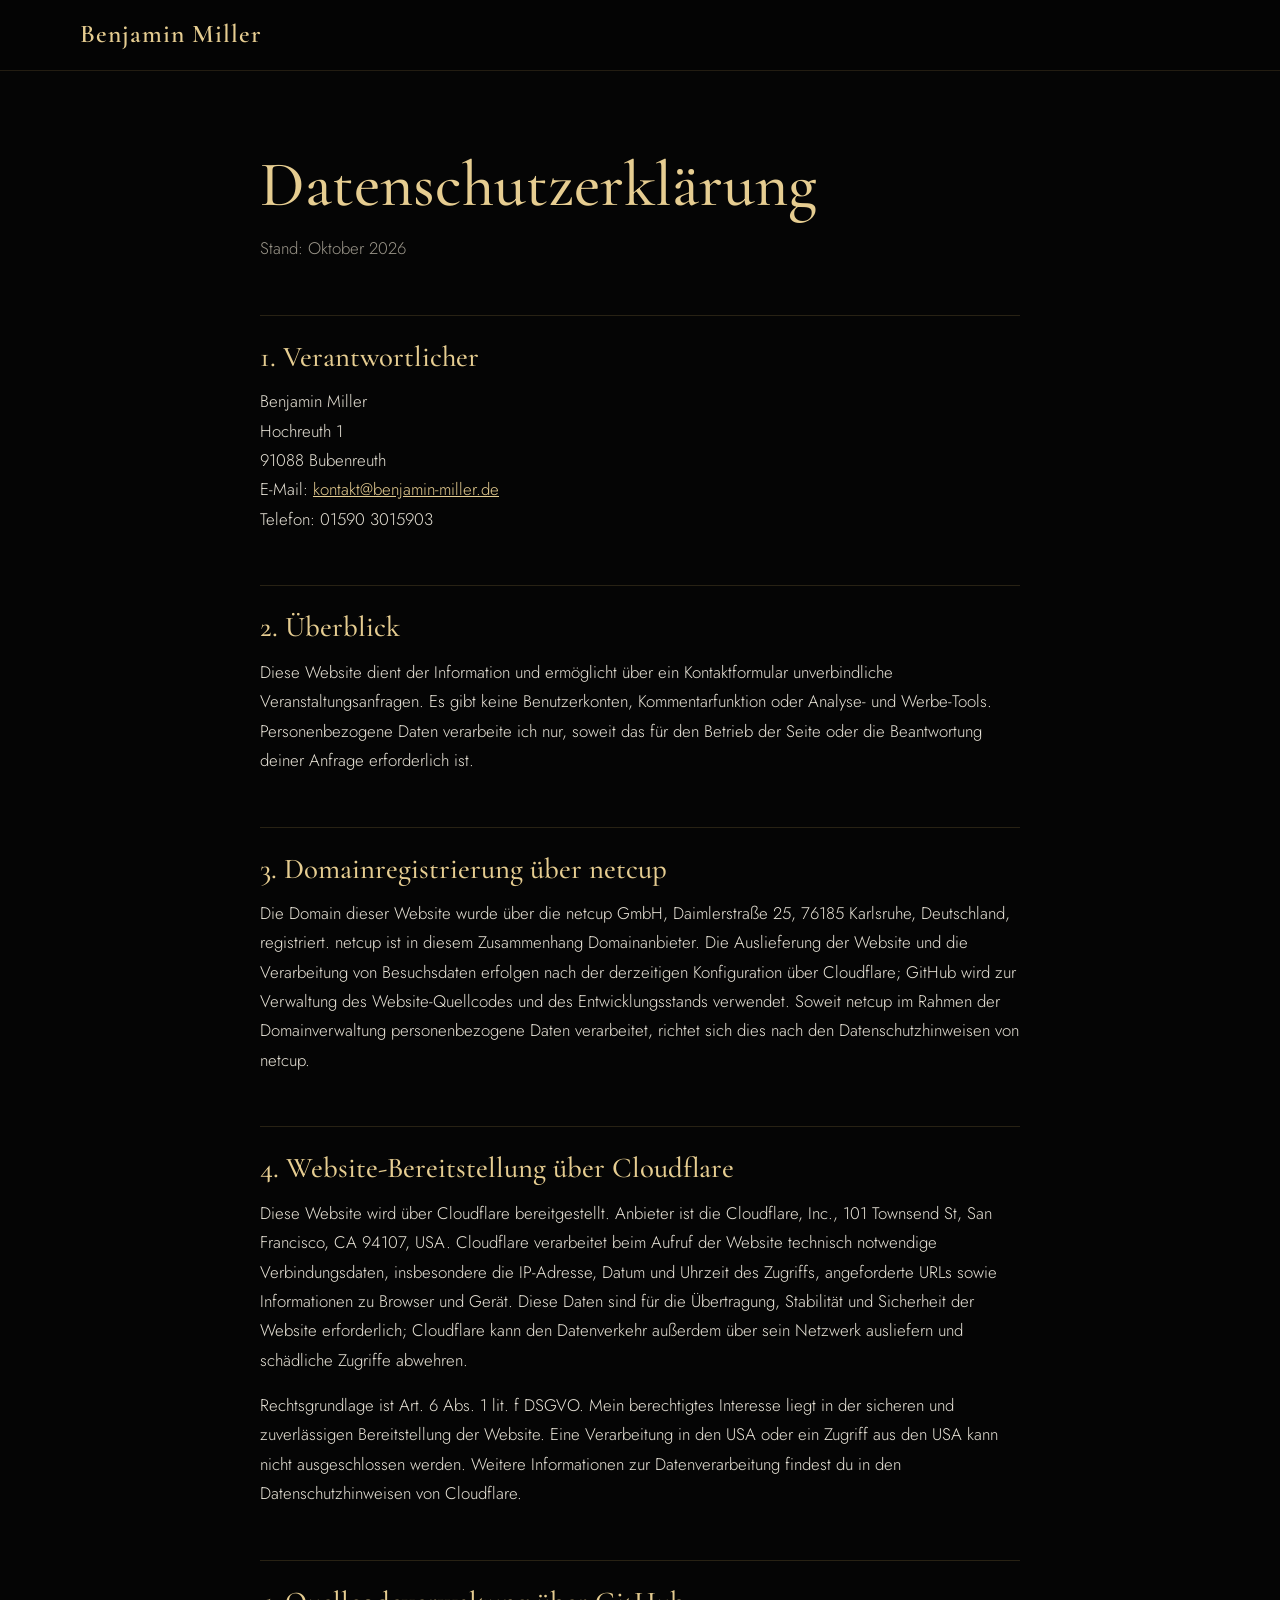
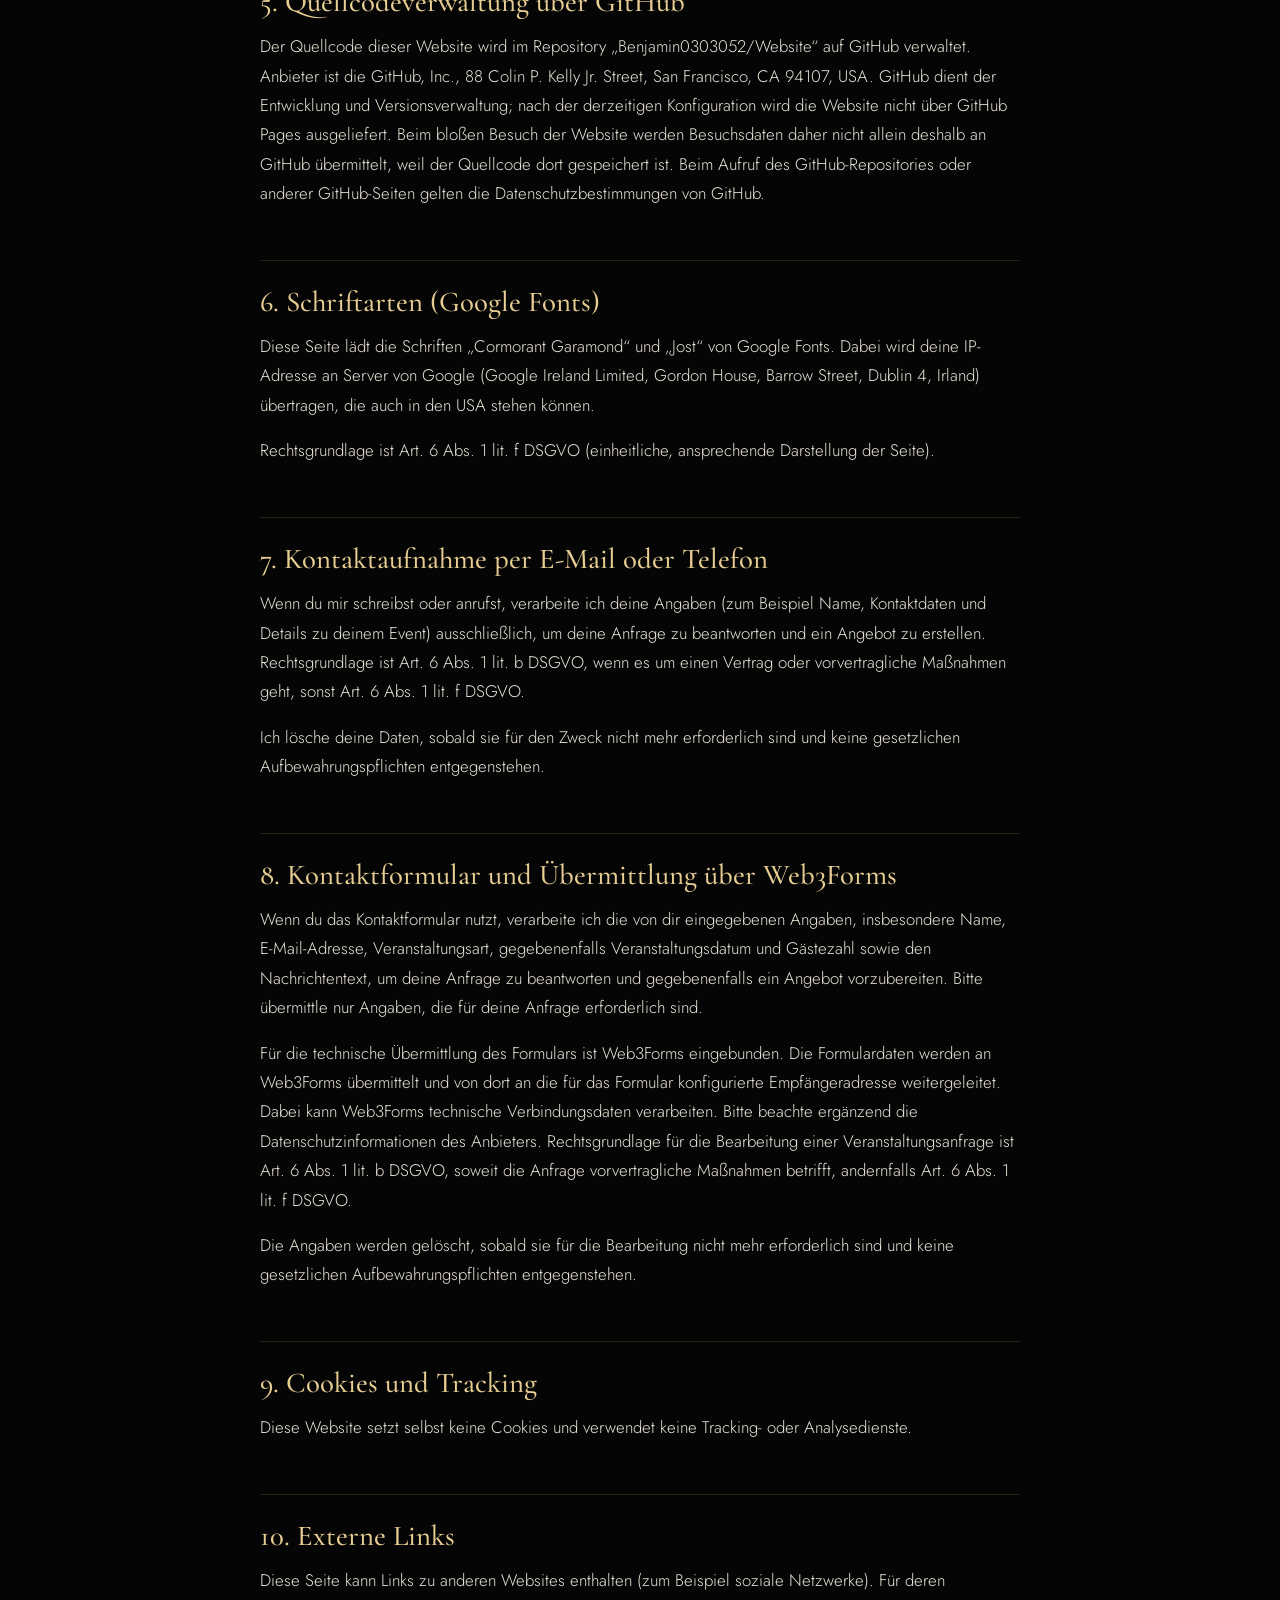
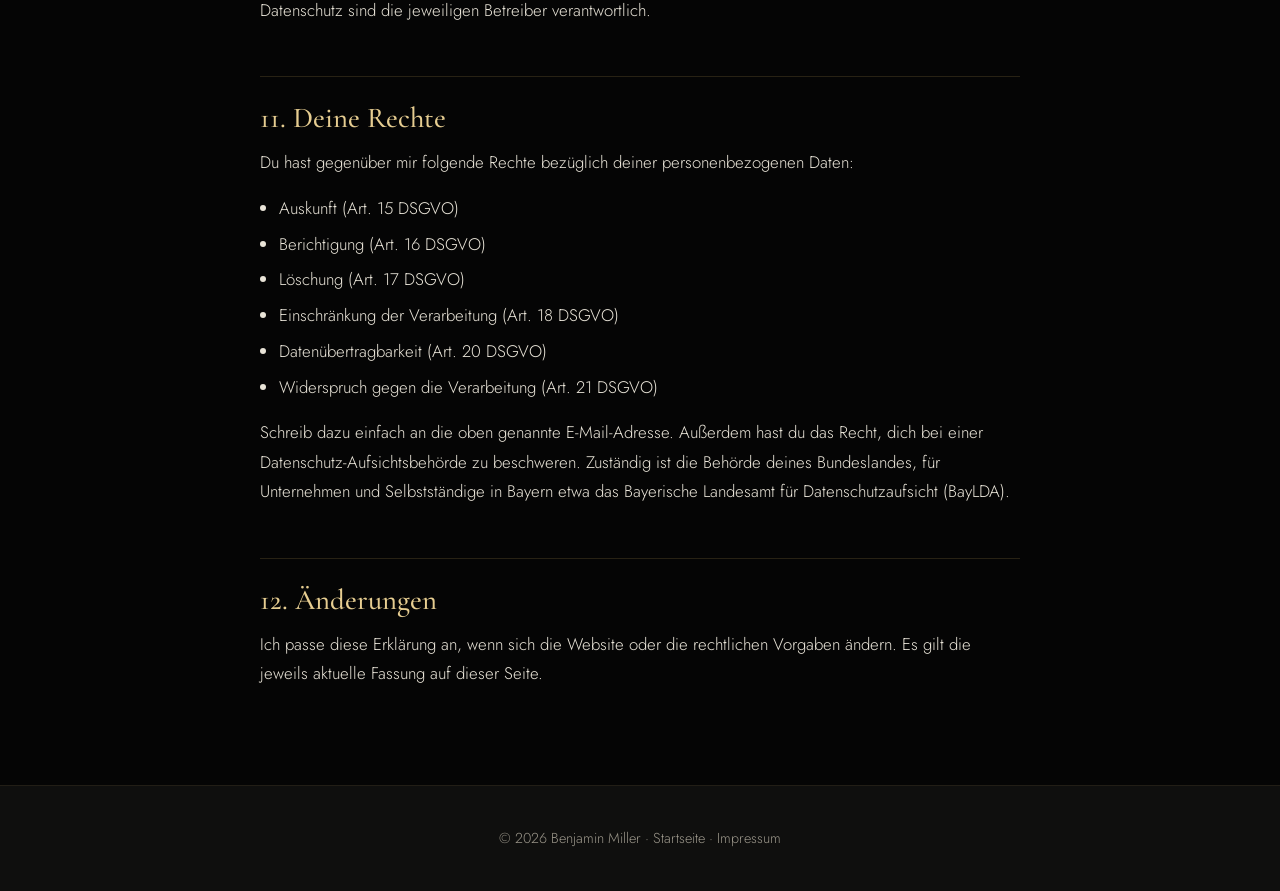
<file: datenschutz.html>
<!DOCTYPE html>
<html lang="de">
<head>
<meta charset="utf-8">
<meta name="viewport" content="width=device-width, initial-scale=1">
<title>Datenschutzerklärung – Benjamin Miller</title>
<meta name="robots" content="noindex">
<link rel="preconnect" href="https://fonts.googleapis.com">
<link rel="preconnect" href="https://fonts.gstatic.com" crossorigin>
<link href="https://fonts.googleapis.com/css2?family=Cormorant+Garamond:wght@500;600&family=Jost:wght@300;400;500&display=swap" rel="stylesheet">
<style>
:root{--black:#050505;--coal:#0f0f0e;--gold:#c9a45c;--gold-light:#e6cd91;--text:#e9e4d8;--muted:#9b968a;--serif:"Cormorant Garamond",Georgia,serif;--sans:"Jost",system-ui,sans-serif}
*{box-sizing:border-box;margin:0}html{scroll-behavior:smooth}body{background:var(--black);color:var(--text);font:300 1.05rem/1.75 var(--sans);-webkit-font-smoothing:antialiased}a{color:var(--gold-light)}a:hover{color:var(--gold)}:focus-visible{outline:2px solid var(--gold);outline-offset:4px}.wrap{width:min(760px,100% - 3rem);margin-inline:auto}header{background:rgba(5,5,5,.96);border-bottom:1px solid rgba(201,164,92,.16)}header .wrap{width:min(1120px,100% - 3rem);padding-block:1.15rem}.logo{font:600 1.6rem var(--serif);text-decoration:none;letter-spacing:.04em;color:var(--gold-light)}main{padding-block:5rem 6rem}h1{font:500 clamp(2.5rem,6vw,4rem)/1.05 var(--serif);color:var(--gold-light);margin-bottom:1rem}h2{font:500 1.8rem/1.2 var(--serif);color:var(--gold-light);margin:3.2rem 0 .8rem;padding-top:1.5rem;border-top:1px solid rgba(201,164,92,.18)}p+p,ul+p,p+ul{margin-top:1rem}ul{padding-left:1.2rem}li{margin-top:.4rem}.muted{color:var(--muted)}footer{padding-block:2.5rem;text-align:center;color:var(--muted);font-size:.9rem;background:var(--coal);border-top:1px solid rgba(201,164,92,.1)}footer a{color:var(--muted);text-decoration:none}footer a:hover{color:var(--gold)}
</style>
</head>
<body>
<header><div class="wrap"><a class="logo" href="index.html">Benjamin Miller</a></div></header>
<main><div class="wrap">
<h1>Datenschutzerklärung</h1><p class="muted">Stand: Oktober 2026</p>
<h2>1. Verantwortlicher</h2>
<p>Benjamin Miller<br>Hochreuth 1<br>91088 Bubenreuth<br>E-Mail: <a href="mailto:kontakt@benjamin-miller.de">kontakt@benjamin-miller.de</a><br>Telefon: 01590 3015903</p>
<h2>2. Überblick</h2>
<p>Diese Website dient der Information und ermöglicht über ein Kontaktformular unverbindliche Veranstaltungsanfragen. Es gibt keine Benutzerkonten, Kommentarfunktion oder Analyse- und Werbe-Tools. Personenbezogene Daten verarbeite ich nur, soweit das für den Betrieb der Seite oder die Beantwortung deiner Anfrage erforderlich ist.</p>
<h2>3. Domainregistrierung über netcup</h2>
<p>Die Domain dieser Website wurde über die netcup GmbH, Daimlerstraße 25, 76185 Karlsruhe, Deutschland, registriert. netcup ist in diesem Zusammenhang Domainanbieter. Die Auslieferung der Website und die Verarbeitung von Besuchsdaten erfolgen nach der derzeitigen Konfiguration über Cloudflare; GitHub wird zur Verwaltung des Website-Quellcodes und des Entwicklungsstands verwendet. Soweit netcup im Rahmen der Domainverwaltung personenbezogene Daten verarbeitet, richtet sich dies nach den Datenschutzhinweisen von netcup.</p>
<h2>4. Website-Bereitstellung über Cloudflare</h2>
<p>Diese Website wird über Cloudflare bereitgestellt. Anbieter ist die Cloudflare, Inc., 101 Townsend St, San Francisco, CA 94107, USA. Cloudflare verarbeitet beim Aufruf der Website technisch notwendige Verbindungsdaten, insbesondere die IP-Adresse, Datum und Uhrzeit des Zugriffs, angeforderte URLs sowie Informationen zu Browser und Gerät. Diese Daten sind für die Übertragung, Stabilität und Sicherheit der Website erforderlich; Cloudflare kann den Datenverkehr außerdem über sein Netzwerk ausliefern und schädliche Zugriffe abwehren.</p>
<p>Rechtsgrundlage ist Art. 6 Abs. 1 lit. f DSGVO. Mein berechtigtes Interesse liegt in der sicheren und zuverlässigen Bereitstellung der Website. Eine Verarbeitung in den USA oder ein Zugriff aus den USA kann nicht ausgeschlossen werden. Weitere Informationen zur Datenverarbeitung findest du in den Datenschutzhinweisen von Cloudflare.</p>
<h2>5. Quellcodeverwaltung über GitHub</h2>
<p>Der Quellcode dieser Website wird im Repository „Benjamin0303052/Website“ auf GitHub verwaltet. Anbieter ist die GitHub, Inc., 88 Colin P. Kelly Jr. Street, San Francisco, CA 94107, USA. GitHub dient der Entwicklung und Versionsverwaltung; nach der derzeitigen Konfiguration wird die Website nicht über GitHub Pages ausgeliefert. Beim bloßen Besuch der Website werden Besuchsdaten daher nicht allein deshalb an GitHub übermittelt, weil der Quellcode dort gespeichert ist. Beim Aufruf des GitHub-Repositories oder anderer GitHub-Seiten gelten die Datenschutzbestimmungen von GitHub.</p>
<h2>6. Schriftarten (Google Fonts)</h2>
<p>Diese Seite lädt die Schriften „Cormorant Garamond“ und „Jost“ von Google Fonts. Dabei wird deine IP-Adresse an Server von Google (Google Ireland Limited, Gordon House, Barrow Street, Dublin 4, Irland) übertragen, die auch in den USA stehen können.</p>
<p>Rechtsgrundlage ist Art. 6 Abs. 1 lit. f DSGVO (einheitliche, ansprechende Darstellung der Seite).</p>
<h2>7. Kontaktaufnahme per E-Mail oder Telefon</h2>
<p>Wenn du mir schreibst oder anrufst, verarbeite ich deine Angaben (zum Beispiel Name, Kontaktdaten und Details zu deinem Event) ausschließlich, um deine Anfrage zu beantworten und ein Angebot zu erstellen. Rechtsgrundlage ist Art. 6 Abs. 1 lit. b DSGVO, wenn es um einen Vertrag oder vorvertragliche Maßnahmen geht, sonst Art. 6 Abs. 1 lit. f DSGVO.</p>
<p>Ich lösche deine Daten, sobald sie für den Zweck nicht mehr erforderlich sind und keine gesetzlichen Aufbewahrungspflichten entgegenstehen.</p>
<h2>8. Kontaktformular und Übermittlung über Web3Forms</h2><p>Wenn du das Kontaktformular nutzt, verarbeite ich die von dir eingegebenen Angaben, insbesondere Name, E-Mail-Adresse, Veranstaltungsart, gegebenenfalls Veranstaltungsdatum und Gästezahl sowie den Nachrichtentext, um deine Anfrage zu beantworten und gegebenenfalls ein Angebot vorzubereiten. Bitte übermittle nur Angaben, die für deine Anfrage erforderlich sind.</p><p>Für die technische Übermittlung des Formulars ist Web3Forms eingebunden. Die Formulardaten werden an Web3Forms übermittelt und von dort an die für das Formular konfigurierte Empfängeradresse weitergeleitet. Dabei kann Web3Forms technische Verbindungsdaten verarbeiten. Bitte beachte ergänzend die Datenschutzinformationen des Anbieters. Rechtsgrundlage für die Bearbeitung einer Veranstaltungsanfrage ist Art. 6 Abs. 1 lit. b DSGVO, soweit die Anfrage vorvertragliche Maßnahmen betrifft, andernfalls Art. 6 Abs. 1 lit. f DSGVO.</p><p>Die Angaben werden gelöscht, sobald sie für die Bearbeitung nicht mehr erforderlich sind und keine gesetzlichen Aufbewahrungspflichten entgegenstehen.</p><h2>9. Cookies und Tracking</h2><p>Diese Website setzt selbst keine Cookies und verwendet keine Tracking- oder Analysedienste.</p>
<h2>10. Externe Links</h2><p>Diese Seite kann Links zu anderen Websites enthalten (zum Beispiel soziale Netzwerke). Für deren Datenschutz sind die jeweiligen Betreiber verantwortlich.</p>
<h2>11. Deine Rechte</h2><p>Du hast gegenüber mir folgende Rechte bezüglich deiner personenbezogenen Daten:</p><ul><li>Auskunft (Art. 15 DSGVO)</li><li>Berichtigung (Art. 16 DSGVO)</li><li>Löschung (Art. 17 DSGVO)</li><li>Einschränkung der Verarbeitung (Art. 18 DSGVO)</li><li>Datenübertragbarkeit (Art. 20 DSGVO)</li><li>Widerspruch gegen die Verarbeitung (Art. 21 DSGVO)</li></ul>
<p>Schreib dazu einfach an die oben genannte E-Mail-Adresse. Außerdem hast du das Recht, dich bei einer Datenschutz-Aufsichtsbehörde zu beschweren. Zuständig ist die Behörde deines Bundeslandes, für Unternehmen und Selbstständige in Bayern etwa das Bayerische Landesamt für Datenschutzaufsicht (BayLDA).</p>
<h2>12. Änderungen</h2><p>Ich passe diese Erklärung an, wenn sich die Website oder die rechtlichen Vorgaben ändern. Es gilt die jeweils aktuelle Fassung auf dieser Seite.</p>
</div></main>
<footer><div class="wrap">© 2026 Benjamin Miller · <a href="index.html">Startseite</a> · <a href="impressum.html">Impressum</a></div></footer>
</body></html>
</file>
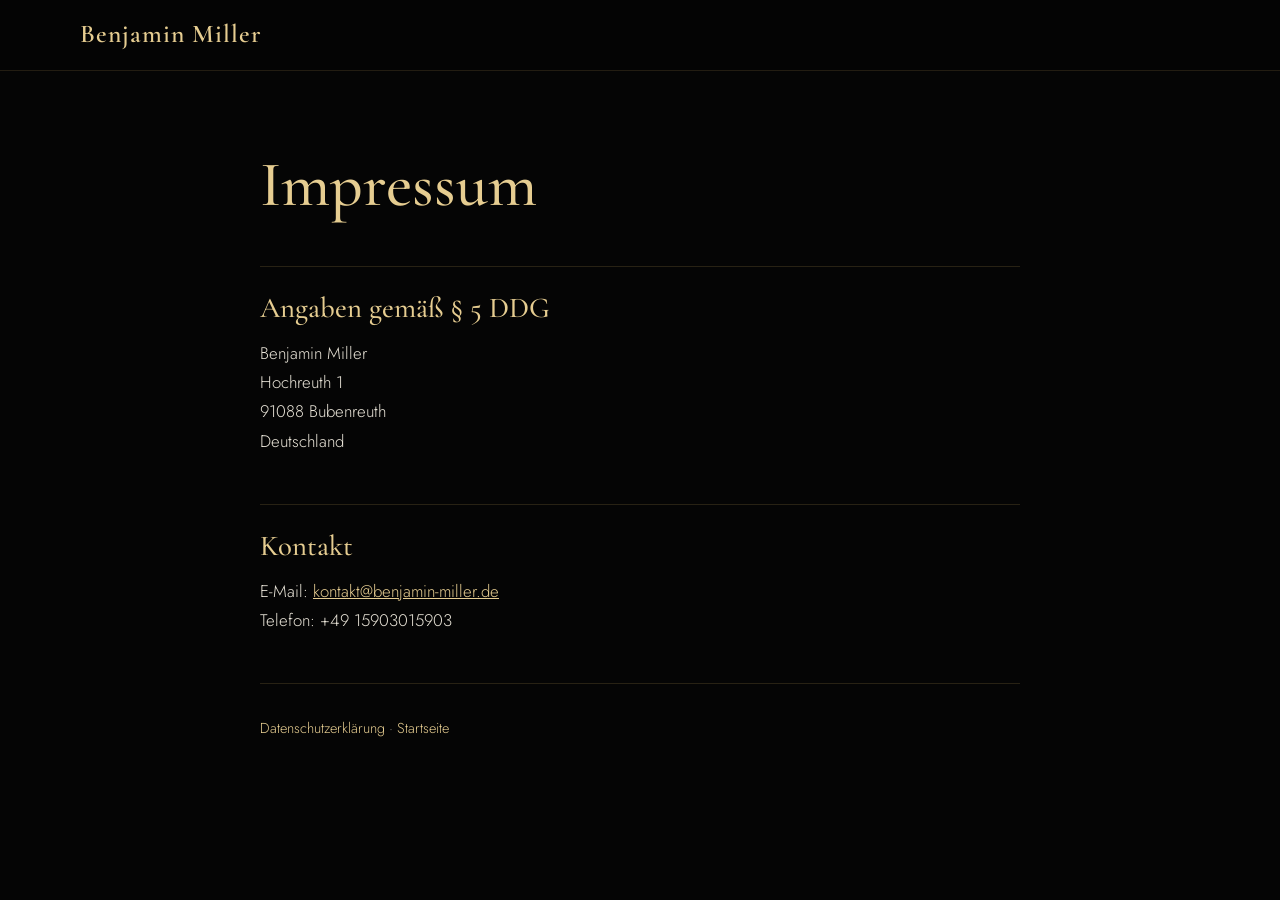
<file: impressum.html>
<!DOCTYPE html>
<html lang="de">
<head>
<meta charset="utf-8"><meta name="viewport" content="width=device-width, initial-scale=1">
<meta name="robots" content="noindex, follow"><title>Impressum – Benjamin Miller</title>
<link rel="preconnect" href="https://fonts.googleapis.com"><link rel="preconnect" href="https://fonts.gstatic.com" crossorigin>
<link href="https://fonts.googleapis.com/css2?family=Cormorant+Garamond:wght@500;600&family=Jost:wght@300;400;500&display=swap" rel="stylesheet">
<style>
:root{--black:#050505;--coal:#0f0f0e;--gold:#c9a45c;--gold-light:#e6cd91;--text:#e9e4d8;--muted:#9b968a;--serif:"Cormorant Garamond",Georgia,serif;--sans:"Jost",system-ui,sans-serif}
*{box-sizing:border-box;margin:0}body{background:var(--black);color:var(--text);font:300 1.05rem/1.75 var(--sans);-webkit-font-smoothing:antialiased}a{color:var(--gold-light)}a:hover{color:var(--gold)}:focus-visible{outline:2px solid var(--gold);outline-offset:4px}.wrap{width:min(760px,100% - 3rem);margin-inline:auto}header{background:rgba(5,5,5,.96);border-bottom:1px solid rgba(201,164,92,.16)}header .wrap{width:min(1120px,100% - 3rem);padding-block:1.15rem}.logo{font:600 1.6rem var(--serif);text-decoration:none;letter-spacing:.04em;color:var(--gold-light)}main{padding-block:5rem 6rem}h1{font:500 clamp(2.5rem,6vw,4rem)/1.05 var(--serif);color:var(--gold-light);margin-bottom:2rem}h2{font:500 1.8rem/1.2 var(--serif);color:var(--gold-light);margin:3rem 0 .8rem;padding-top:1.5rem;border-top:1px solid rgba(201,164,92,.18)}p,address{margin:0 0 .75rem;font-style:normal}.note{color:var(--muted)}footer{margin-top:3rem;padding-top:2rem;border-top:1px solid rgba(201,164,92,.18);font-size:.9rem;color:var(--muted)}footer a{text-decoration:none}
</style></head>
<body><header><div class="wrap"><a class="logo" href="index.html">Benjamin Miller</a></div></header>
<main><div class="wrap"><h1>Impressum</h1>
<h2>Angaben gemäß § 5 DDG</h2><address>Benjamin Miller<br>Hochreuth 1<br>91088 Bubenreuth<br>Deutschland</address>
<h2>Kontakt</h2><p>E-Mail: <a href="mailto:kontakt@benjamin-miller.de">kontakt@benjamin-miller.de</a><br>Telefon: +49 15903015903</p>
<footer><p><a href="datenschutz.html">Datenschutzerklärung</a> · <a href="index.html">Startseite</a></p></footer>
</div></main></body></html>
</file>
